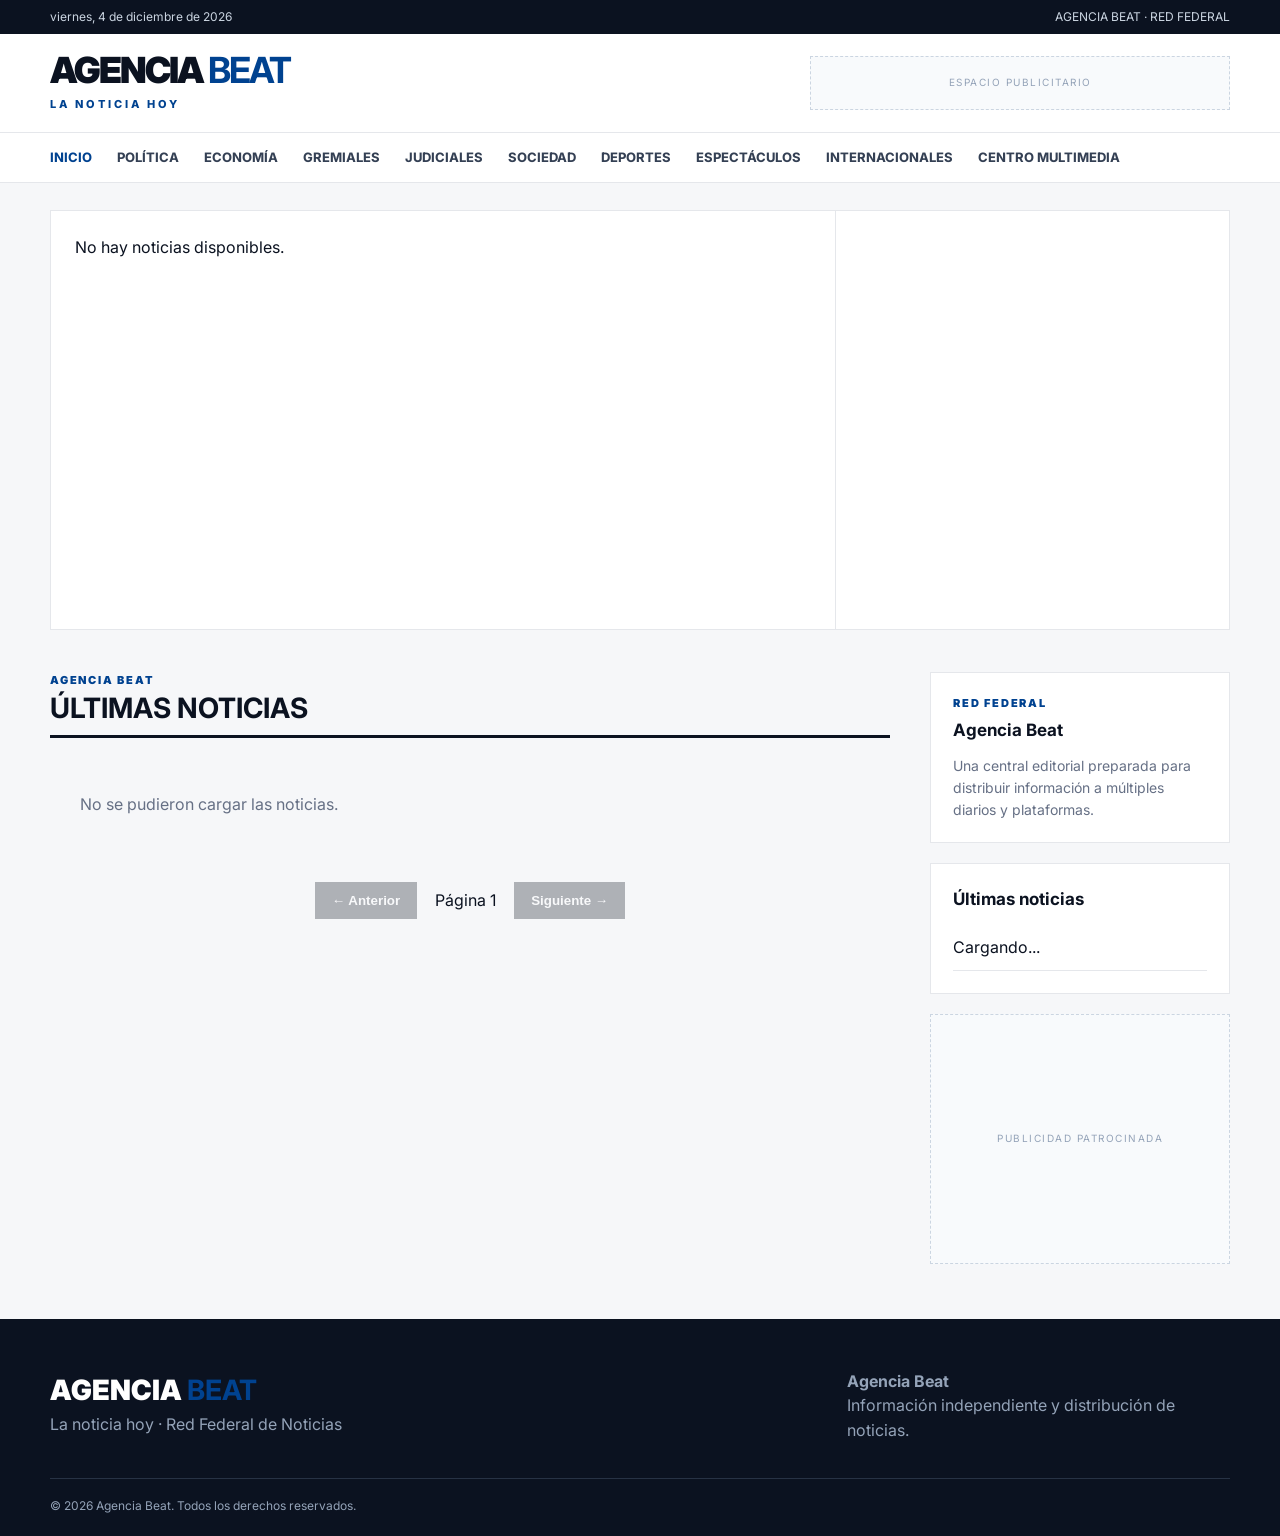
<file: index.html>
<!DOCTYPE html>
<html lang="es"><head><meta charset="UTF-8"><meta name="viewport" content="width=device-width,initial-scale=1.0"><meta name="description" content="Agencia Beat — La noticia hoy. Información federal, política, economía, sociedad, gremiales, espectáculos y deportes."><title>Agencia Beat — La noticia hoy</title><link rel="preconnect" href="https://fonts.googleapis.com"><link href="https://fonts.googleapis.com/css2?family=Inter:wght@400;500;600;700;800;900&display=swap" rel="stylesheet"><link rel="stylesheet" href="estilos.css"></head><body>
<div class="topline"><div class="wrap"><span id="fechaActual"></span><span>AGENCIA BEAT · RED FEDERAL</span></div></div><header class="cabecera"><div class="wrap brandrow"><a class="marca" href="index.html"><strong>AGENCIA <b>BEAT</b></strong><span>LA NOTICIA HOY</span></a><div class="header-ad">ESPACIO PUBLICITARIO</div></div><nav class="menu-principal"><div class="wrap navscroll"><a class="activo" href="index.html">Inicio</a><a href="?cat=politica">Política</a><a href="?cat=economia-argentina">Economía</a><a href="?cat=gremiales">Gremiales</a><a href="?cat=judiciales">Judiciales</a><a href="?cat=sociedad">Sociedad</a><a href="?cat=deportes">Deportes</a><a href="?cat=espectaculos">Espectáculos</a><a href="?cat=internacionales">Internacionales</a><a href="multimedia.html">Centro Multimedia</a></div></nav></header>
<main class="wrap main"><section class="destacado-principal" id="destacadoPrincipal"><div class="skeleton hero-skeleton"></div></section><div class="zona-noticias-sidebar"><section class="seccion-noticias"><div class="sectionhead"><div><span class="eyebrow">AGENCIA BEAT</span><h1 id="nombreSeccion">Últimas noticias</h1></div></div><div class="grilla-noticias" id="bloqueNoticias"><p class="cargando">Cargando noticias...</p></div><div class="paginacion"><button id="btnAnterior" class="btn-pag" disabled>← Anterior</button><span id="controlPaginas">Página 1</span><button id="btnSiguiente" class="btn-pag" disabled>Siguiente →</button></div></section><aside class="barra-lateral" id="barraLateral"></aside></div></main><footer class="pie-pagina"><div class="wrap footergrid"><div><div class="footerbrand">AGENCIA <b>BEAT</b></div><p>La noticia hoy · Red Federal de Noticias</p></div><div><strong>Agencia Beat</strong><p>Información independiente y distribución de noticias.</p></div></div><div class="wrap copyright">© 2026 Agencia Beat. Todos los derechos reservados.</div></footer><script src="portal-config.js"></script><script src="conector.js"></script><script src="noticias-propias-preview.js"></script></body></html>
</file>
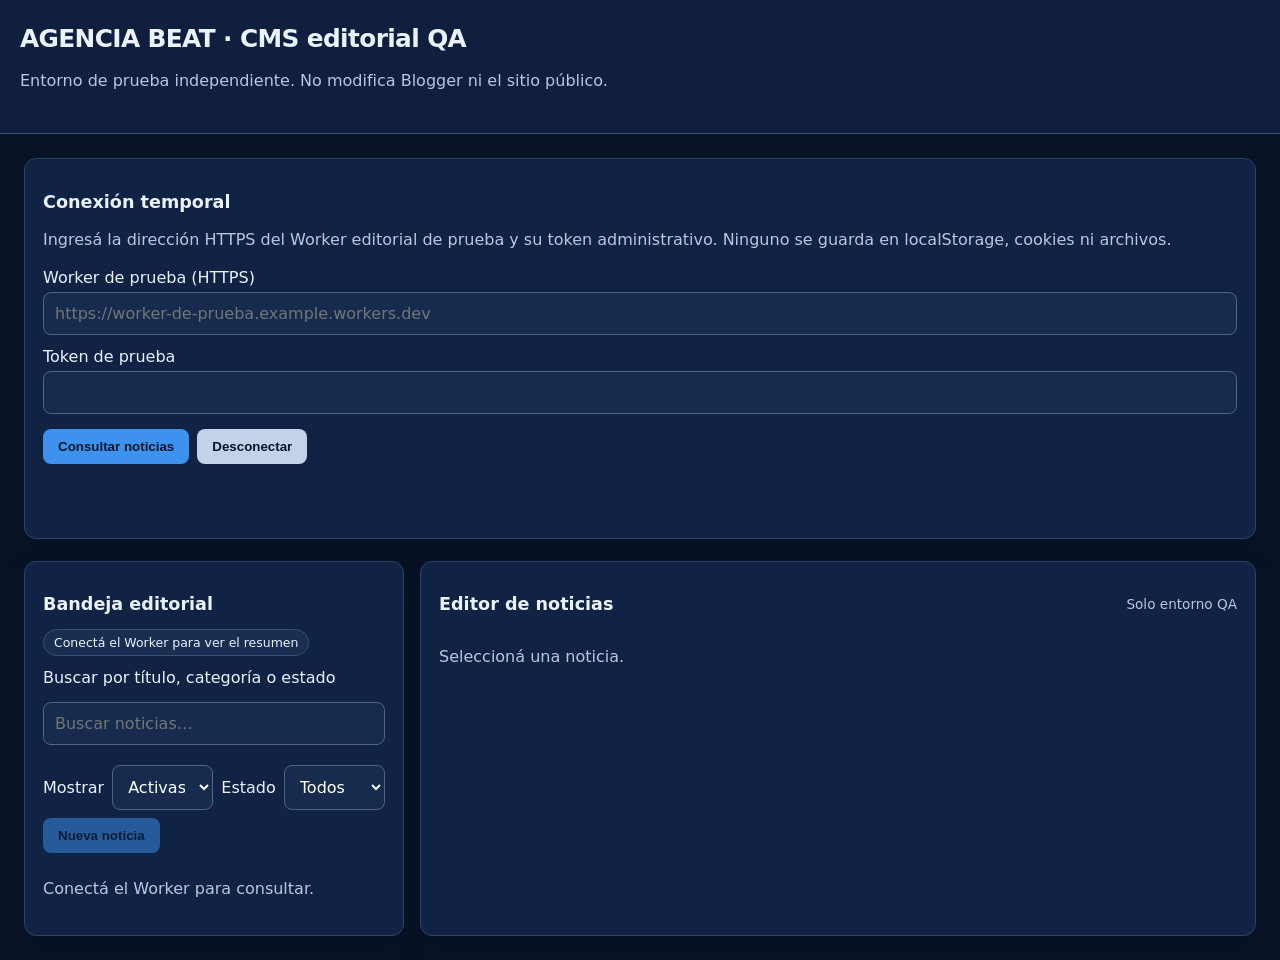
<file: cms-qa.html>
<!doctype html>
<html lang="es"><head><meta charset="utf-8"><meta name="viewport" content="width=device-width,initial-scale=1">
<title>CMS editorial QA — Agencia Beat</title>
<style>
:root{font-family:system-ui,sans-serif;color:#eaf1ff;background:#0b1730}*{box-sizing:border-box}body{margin:0}header{background:#102449;padding:18px 5%;border-bottom:1px solid #385176}main{max-width:1180px;margin:auto;padding:24px}h1{margin:0;font-size:1.35rem}h2{font-size:1.1rem}p{line-height:1.5;color:#b7c8e1}label{display:block;margin:12px 0 5px}input,textarea,select{width:100%;border:1px solid #4c658a;border-radius:8px;background:#172b4e;color:white;padding:11px;font:inherit}textarea{min-height:110px}#contenido{min-height:260px}button{border:0;border-radius:8px;padding:10px 15px;background:#3c92ec;color:#06162a;font-weight:700;cursor:pointer}button:disabled{opacity:.5;cursor:not-allowed}.danger{background:#ed9a9a}.secondary{background:#c2d2e8}.layout{display:grid;grid-template-columns:minmax(230px,320px) 1fr;gap:20px;margin-top:22px}.panel{border:1px solid #385176;border-radius:12px;padding:18px;background:#102449}.actions{display:flex;gap:8px;flex-wrap:wrap;margin-top:15px}.item{display:block;width:100%;text-align:left;margin:8px 0;background:#1c3a65;color:white;overflow-wrap:anywhere}.item[aria-current=true]{outline:2px solid #80c6ff}.muted{font-size:.85rem;color:#b7c8e1}#status{min-height:24px}#status.error{color:#ffb3b3}#status.ok{color:#9fe3b9}@media(max-width:750px){.layout{grid-template-columns:1fr}main{padding:14px}}

/* CMS QA: mejoras de lectura, búsqueda y distribución sin alterar las API */
:root{color-scheme:dark}body{background:#091326}header{padding:24px max(20px,calc((100vw - 1320px)/2));background:#101f3d}header h1{font-size:1.55rem;letter-spacing:-.025em}main{max-width:1360px;padding:24px}.panel{background:#112344;border-color:#294467;box-shadow:0 12px 30px #030a1a22}.layout{grid-template-columns:minmax(270px,360px) minmax(0,1fr);gap:16px}.layout>.panel{min-width:0}button{cursor:pointer;transition:filter .15s,background .15s}button:hover:not(:disabled){filter:brightness(1.13)}button:focus-visible,input:focus-visible,textarea:focus-visible,select:focus-visible{outline:2px solid #8ccaff;outline-offset:2px}.item{padding:12px 13px;border-radius:8px;background:#1b345b;line-height:1.35;text-align:left}.item[aria-current=true]{background:#27538a}.toolbar{display:flex;gap:10px;align-items:center;flex-wrap:wrap}.toolbar label{margin:0}.toolbar select{width:auto;min-width:130px}.statline{display:flex;gap:8px;flex-wrap:wrap;margin:12px 0}.statline span{border:1px solid #345277;background:#182f52;border-radius:999px;padding:5px 10px;font-size:.78rem}.editor-head{display:flex;align-items:center;justify-content:space-between;gap:12px;flex-wrap:wrap}.connection-note{font-size:.85rem}#search{margin:10px 0 12px}#items{max-height:70vh;overflow:auto;padding-right:3px}#content{min-height:340px;line-height:1.55}#summary{min-height:100px}#title{min-height:82px}#form label{font-size:.89rem;font-weight:650;color:#c9daf4}#form label+input,#form label+textarea,#form label+select{margin-top:3px}@media(max-width:760px){main{padding:12px}.layout{grid-template-columns:1fr}#items{max-height:300px}header{padding:18px}#content{min-height:260px}}
.item-title{display:block;font-weight:650;font-size:.91rem}.item-meta{display:flex;gap:7px;align-items:center;flex-wrap:wrap;margin-top:7px;font-size:.75rem;color:#b9cbe4}.item-state{border:1px solid #50739c;border-radius:999px;padding:2px 7px}.item[aria-current=true] .item-state{border-color:#a2d1ff}.toolbar{margin:8px 0}.toolbar select{min-width:100px;max-width:100%}#dirty{font-size:.8rem;color:#ffcf80;font-weight:650}#dirty[hidden]{display:none!important}
.toolbar{display:grid;grid-template-columns:auto minmax(0,1fr);gap:8px;align-items:center} .layout{grid-template-columns:minmax(310px,380px) minmax(0,1fr)} .layout>aside,.layout>section{min-width:0} .layout aside .item{display:block;width:100%;min-width:0;white-space:normal;word-break:normal;overflow-wrap:break-word} .layout aside .item-title{display:block;white-space:normal;word-break:normal;overflow-wrap:break-word} .layout aside #items{width:100%;min-width:0} .layout aside .toolbar{width:100%;min-width:0} @media(max-width:760px){.layout{grid-template-columns:minmax(0,1fr)}}.toolbar label{white-space:nowrap}.toolbar select{width:100%;min-width:0;max-width:none}.toolbar .actions{grid-column:1/-1;margin-top:0}.preview-panel{border:1px solid #38577c;border-radius:12px;background:#f7f9fc;color:#15233a;padding:22px;margin:12px 0 18px;overflow-wrap:anywhere}.preview-panel h3{font-size:1.55rem;line-height:1.25;margin:8px 0}.preview-panel p{color:#30435b;white-space:pre-wrap}.preview-panel .preview-cat{font-size:.77rem;color:#165aa1;text-transform:uppercase;font-weight:700;letter-spacing:.08em}.preview-panel img{max-width:100%;height:auto;max-height:320px;object-fit:contain;border-radius:8px}.preview-panel .preview-body{line-height:1.65;white-space:pre-wrap}.preview-hint{font-size:.8rem}.preview-toggle{margin:12px 0;background:#b8d8f9}@media(min-width:950px){.toolbar{grid-template-columns:auto minmax(90px,1fr) auto minmax(100px,1fr)}.toolbar .actions{grid-column:1/-1}}
.mode-tabs{display:flex;gap:8px;margin:12px 0}.mode-tabs button{background:#1d385e;color:#e6f0ff;border:1px solid #44668d}.mode-tabs button[aria-pressed=true]{background:#c5e2ff;color:#0b2445}.preview-panel{margin-top:0}.editor-fields{display:grid;grid-template-columns:1fr;gap:2px}.editor-fields[hidden],.preview-panel[hidden],.mode-tabs[hidden]{display:none!important}.editor-note{font-size:.83rem;color:#b9cbe4;margin:4px 0 12px}@media(min-width:1100px){.editor-fields .field-pair{display:grid;grid-template-columns:1fr 1fr;gap:14px}}.editor-fields .field-pair>*{min-width:0}.editor-fields .field-pair label{margin-top:10px}
.workflow-actions{display:flex;flex-wrap:wrap;gap:8px;margin:14px 0}.workflow-actions button{flex:1 1 155px}.workflow-actions .review{background:#f0cb82}.workflow-actions .publish{background:#9be4c2}.workflow-actions .draft{background:#c2d2e8}.workflow-note{color:#c6d7ec;font-size:.82rem;margin:6px 0}
.media-panel{margin-top:18px;border:1px solid #38577c;border-radius:12px;padding:16px;background:#0c1d38}.media-panel h3{margin:0 0 8px}.media-tools{display:flex;flex-wrap:wrap;gap:8px;align-items:end}.media-tools>div{flex:1 1 160px}.media-tools label{margin-top:5px}.media-tools button{margin-top:8px}.media-canvas-wrap{max-width:390px;margin:14px auto 8px}.media-canvas-wrap canvas{display:block;width:100%;height:auto;border-radius:8px;background:#12375c}.media-hint{font-size:.8rem;color:#c6d7ec}.media-error{color:#ffd18d;font-size:.82rem}
.social-panel{border-top:1px solid #38577c;margin-top:20px;padding-top:16px}.social-panel textarea{min-height:125px}.social-panel .social-actions{display:flex;gap:8px;flex-wrap:wrap;margin-top:10px}.social-panel .social-actions button{flex:1 1 150px}.social-panel .social-note{font-size:.82rem;color:#b9cbe4}
.media-advanced{margin:12px 0;border:1px solid rgba(140,180,220,.25);border-radius:10px;padding:10px 12px}.media-advanced summary{cursor:pointer;font-weight:650;color:#c9e8ff}.media-advanced[open] summary{margin-bottom:12px}.editorial-audit{border:1px solid #44668d;border-radius:10px;padding:12px;margin:12px 0;background:#152e50}.editorial-audit strong{color:#cce7ff}.editorial-audit ul{margin:8px 0 0;padding-left:20px;color:#ffdc9e}.editorial-audit li{margin:5px 0}.item-quality{border:1px solid #a97e44;background:#49351e;color:#ffe1a5;border-radius:999px;padding:2px 7px;font-weight:600}</style></head><body>
<header><h1>AGENCIA BEAT · CMS editorial QA</h1><p>Entorno de prueba independiente. No modifica Blogger ni el sitio público.</p></header>
<main>
<section class="panel"><h2>Conexión temporal</h2><p>Ingresá la dirección HTTPS del Worker editorial de prueba y su token administrativo. Ninguno se guarda en localStorage, cookies ni archivos.</p>
<label for="endpoint">Worker de prueba (HTTPS)</label><input id="endpoint" type="url" placeholder="https://worker-de-prueba.example.workers.dev" autocomplete="off">
<label for="token">Token de prueba</label><input id="token" type="password" autocomplete="off" spellcheck="false">
<div class="actions"><button id="connect">Consultar noticias</button><button class="secondary" id="disconnect">Desconectar</button></div><p id="status" role="status" aria-live="polite"></p></section>
<div class="layout"><aside class="panel"><h2>Bandeja editorial</h2><div class="statline" id="stats" aria-live="polite"><span>Conectá el Worker para ver el resumen</span></div><label for="search">Buscar por título, categoría o estado</label><input id="search" type="search" placeholder="Buscar noticias…" autocomplete="off"><div class="toolbar"><label for="filter">Mostrar</label><select id="filter"><option value="active">Activas</option><option value="trash">Papelera</option></select><label for="stateFilter">Estado</label><select id="stateFilter"><option value="all">Todos</option><option value="borrador">Borrador</option><option value="revision">Revisión</option><option value="publicado">Publicado QA</option></select><div class="actions"><button id="new" type="button">Nueva noticia</button></div></div><div id="items"><p>Conectá el Worker para consultar.</p></div></aside>
<section class="panel"><div class="editor-head"><h2>Editor de noticias</h2><span class="muted">Solo entorno QA</span></div><p id="dirty" role="status" hidden>Tenés cambios sin guardar.</p><p id="empty">Seleccioná una noticia.</p><form id="form" hidden>
<p class="muted" id="identity"></p><div class="mode-tabs" role="group" aria-label="Modo del editor"><button id="modeEdit" type="button" aria-pressed="true">Editar</button><button id="previewToggle" type="button" aria-pressed="false" aria-controls="preview">Vista previa</button></div><div id="preview" class="preview-panel" hidden><span class="preview-cat" id="previewCategory"></span><h3 id="previewTitle"></h3><p id="previewSummary"></p><img id="previewImage" hidden alt="Imagen de la noticia"><div id="previewBody" class="preview-body"></div><p class="preview-hint">Vista previa orientativa. El HTML se muestra como texto por seguridad. No publica la noticia.</p></div>
<div id="editorFields" class="editor-fields"><label for="title">Título</label><textarea id="title" maxlength="1000" required></textarea>
<label for="summary">Bajada</label><textarea id="summary" maxlength="3000"></textarea>
<div class="field-pair"><div><label for="category">Categoría</label><input id="category" maxlength="200" required></div><div><label for="state">Estado editorial</label><select id="state"><option value="borrador">Borrador</option><option value="revision">Revisión</option><option value="publicado">Publicado en portal QA</option></select></div></div>
<div class="editorial-audit" aria-live="polite"><strong>Control editorial orientativo · QA</strong><p class="media-hint" id="duplicateHelp">Duplicados: se comparan otras noticias de QA; la noticia abierta no se compara consigo misma.</p><div id="editorialAudit">Seleccioná una noticia para revisar título, bajada y posibles coincidencias.</div></div><label for="image">Imagen HTTPS</label><input id="image" type="url" maxlength="2048">
<label for="content">Contenido (HTML editable como texto)</label><textarea id="content" maxlength="500000"></textarea></div>
<div class="workflow-actions"><button id="save" type="submit">Guardar cambios</button><button id="toDraft" class="draft" type="button">Volver a borrador</button><button id="toReview" class="review" type="button">Enviar a revisión</button><button id="toPublish" class="publish" type="button">Publicar en QA</button></div><p class="workflow-note">La publicación QA no publica en Blogger ni en el diario real.</p><div class="actions"><button id="trash" type="button" class="danger">Enviar a papelera</button><button id="restore" type="button" class="secondary">Restaurar</button></div>
<section class="media-panel" id="mediaPanel"><h3>Centro Multimedia · placas QA</h3><p class="media-hint">Generá una placa desde la noticia seleccionada. No publica ni envía nada a redes. La imagen se procesa en tu navegador.</p><div class="media-tools"><div><label for="mediaFormat">Formato</label><select id="mediaFormat"><option value="45">Feed · 4:5 (1080 × 1350)</option><option value="916">Historia / Reel · 9:16 (1080 × 1920)</option></select></div><div><label for="mediaTitle">Título de la placa</label><textarea id="mediaTitle" maxlength="220" rows="2" placeholder="Título de la noticia"></textarea></div></div><details class="media-advanced"><summary>Personalizar diseño y preferencias</summary><div class="media-tools"><div><label for="mediaTemplate">Plantilla</label><select id="mediaTemplate"><option value="editorial">Editorial · Clásica</option><option value="urgent">Última hora</option><option value="institutional">Institucional</option></select></div><div><label for="mediaFocus">Encuadre de fotografía</label><select id="mediaFocus"><option value="center">Centro</option><option value="top">Superior</option><option value="bottom">Inferior</option><option value="left">Izquierda</option><option value="right">Derecha</option></select></div></div><div class="media-tools"><div><label for="mediaLogo">Logotipo oficial (PNG transparente)</label><input id="mediaLogo" type="file" accept="image/png,image/webp,image/jpeg"><p class="media-hint">Se utiliza solo en este navegador; no se sube al servidor. Podés guardarlo en este dispositivo.</p></div></div><div class="media-tools"><button type="button" class="secondary" id="mediaSavePrefs">Guardar preferencias en este dispositivo</button><button type="button" class="secondary" id="mediaClearPrefs">Borrar preferencias</button></div><p class="media-hint" id="mediaPrefsStatus" role="status">Las preferencias no incluyen tokens ni noticias.</p></details><div class="media-tools"><button type="button" id="mediaPrepareAll">Preparar publicación completa</button></div><p class="media-hint" id="mediaReview" role="status">Seleccioná una noticia para preparar la placa y el texto. Revisá ambos antes de descargarlos.</p><details class="media-advanced"><summary>Acciones individuales de placa</summary><div class="media-tools"><button type="button" id="mediaGenerate">Generar placa</button><button type="button" class="secondary" id="mediaDownload" disabled>Descargar PNG</button></div></details><p class="media-error" id="mediaMessage" role="status"></p><div class="social-panel"><label style="display:flex;align-items:flex-start;gap:10px"><input type="checkbox" id="mediaApproved" style="width:auto;margin-top:5px"> Revisé la imagen, el título, el texto y los hashtags. Todo está listo para compartir.</label><div class="media-tools"><button type="button" id="mediaFinish" disabled>Finalizar: descargar placa y copiar texto</button></div><p class="media-hint" id="mediaFinishStatus" role="status">Primero prepará y revisá la publicación.</p></div><div class="media-canvas-wrap"><canvas id="mediaCanvas" width="1080" height="1350" aria-label="Vista previa de placa"></canvas></div><p class="media-hint">En todos los formatos, el logotipo aparece centrado en la parte inferior. En 9:16, el título y la marca se ubican dentro de márgenes de seguridad para Stories y Reels. Revisá la vista previa: algunas aplicaciones superponen botones. Si la fotografía está bloqueada, se generará una placa sin foto.</p><section class="social-panel"><h3>Textos para redes · QA</h3><p class="social-note">Borradores sugeridos a partir de la noticia. Revisá los datos antes de compartir. No se envía contenido a ninguna red.</p><label for="socialNetwork">Red social</label><select id="socialNetwork"><option value="instagram">Instagram / Facebook</option><option value="x">X (Twitter)</option><option value="bluesky">Bluesky</option><option value="mastodon">Mastodon</option></select><details class="media-advanced"><summary>Opciones de redacción · Informativo neutral predeterminado</summary><label for="socialTone">Estilo de redacción</label><select id="socialTone"><option value="informativo">Informativo · neutral</option><option value="breve">Breve · directo</option><option value="contexto">Con contexto · usa la bajada</option></select></details><label for="socialCopy">Texto editable</label><p class="social-note" id="socialLength" role="status">Extensión: 0 caracteres</p><textarea id="socialCopy" maxlength="5000" placeholder="Generá un texto desde la noticia"></textarea><label for="socialTags">Hashtags sugeridos (editables)</label><input id="socialTags" maxlength="500" placeholder="#AgenciaBeat #Noticias"><div class="social-actions"><button type="button" id="socialGenerate">Sugerir texto</button><button type="button" class="secondary" id="socialCopyButton">Copiar texto y hashtags</button></div><p class="social-note" id="socialStatus" role="status"></p></section></section>
<p class="muted">Las noticias nuevas siempre comienzan como borrador. Guardá primero y luego elegí el estado editorial.</p><p class="muted">Los cambios se guardan exclusivamente en Supabase QA mediante el Worker. Publicar aquí no publica en Blogger.</p></form></section></div></main>
<script>
(()=>{'use strict';
const $=id=>document.getElementById(id);let rows=[],selected=null,busy=false,connected=false,snapshot=null;const fieldIds=['title','summary','category','image','state','content'];const formValues=()=>fieldIds.map(id=>$(id).value);const dirty=()=>!!selected&&snapshot!==null&&JSON.stringify(formValues())!==snapshot;const showDirty=()=>{$('dirty').hidden=!dirty();if(!$('preview').hidden)renderPreview();};const allowLeave=()=>!dirty()||confirm('Tenés cambios sin guardar. ¿Querés descartarlos?');
const status=(message,error=false)=>{$('status').textContent=message;$('status').className=error?'error':'ok';};
function base(){const raw=$('endpoint').value.trim();let u;try{u=new URL(raw)}catch{throw Error('Ingresá una URL válida del Worker QA.')}if(u.protocol!=='https:'||u.username||u.password||u.port||u.pathname!=='/'||u.search||u.hash||!u.hostname.endsWith('.workers.dev'))throw Error('Usá la URL raíz HTTPS de un Worker de prueba en workers.dev.');return u.origin;}
async function call(path,body){const token=$('token').value;if(!token)throw Error('Ingresá el token QA.');const response=await fetch(base()+path,{method:body?'POST':'GET',headers:{authorization:'Bearer '+token,...(body?{'content-type':'application/json'}:{})},...(body?{body:JSON.stringify(body)}:{}),cache:'no-store'});let data;try{data=await response.json()}catch{throw Error('Respuesta inválida del Worker.')}if(!response.ok)throw Error(data.message||data.error||'Error '+response.status);return data;}
const updateButtons=()=>{ $('new').disabled=busy||!connected; $('connect').disabled=busy; $('disconnect').disabled=busy; $('save').disabled=busy||!selected||!!selected.deleted_at; for(const id of ['toDraft','toReview','toPublish'])$(id).disabled=busy||!selected||!!selected.deleted_at; $('trash').disabled=busy||!selected||!selected.id||!!selected.deleted_at; $('restore').disabled=busy||!selected||!selected.id||!selected.deleted_at; $('state').disabled=busy||!selected||!selected.id||!!selected.deleted_at; };const lock=value=>{busy=value;updateButtons();};
function editorialFlags(r){const flags=[];const title=String(r.titulo||'').trim(),summary=String(r.bajada||'').trim(),cat=String(r.categoria||'').trim();if(!title||title.length<25||title.length>110)flags.push('título');if(!summary||summary.length<45||summary.length>240)flags.push('bajada');if(!cat)flags.push('categoría');return flags;}function render(){const container=$('items');container.replaceChildren();const filter=$('filter').value;const q=$('search').value.trim().toLocaleLowerCase('es');const stateFilter=$('stateFilter').value;$('stats').replaceChildren();for(const [label,count] of [['Total',rows.filter(r=>r.id).length],['Borradores',rows.filter(r=>!r.deleted_at&&r.estado==='borrador').length],['Revisión',rows.filter(r=>!r.deleted_at&&r.estado==='revision').length],['Papelera',rows.filter(r=>!!r.deleted_at).length],['Para revisar',rows.filter(r=>r.id&&!r.deleted_at&&r.estado!=='publicado'&&editorialFlags(r).length>0).length]]){const badge=document.createElement('span');badge.textContent=label+': '+count;$('stats').append(badge);}for(const row of rows.filter(r=>(filter==='trash'?!!r.deleted_at:!r.deleted_at)&&(stateFilter==='all'||r.estado===stateFilter)&&(!q||[r.titulo,r.categoria,r.estado].some(v=>String(v||'').toLocaleLowerCase('es').includes(q))))){const b=document.createElement('button');b.className='item';b.type='button';const title=document.createElement('span');title.className='item-title';title.textContent=row.titulo||'Sin título';const meta=document.createElement('span');meta.className='item-meta';const state=document.createElement('span');state.className='item-state';state.textContent=row.deleted_at?'Papelera':row.estado||'borrador';const cat=document.createElement('span');cat.textContent=row.categoria||'Sin categoría';meta.append(state,cat);const flags=editorialFlags(row);if(flags.length){const quality=document.createElement('span');quality.className='item-quality';quality.textContent='Revisar: '+flags.join(', ');quality.title='Control orientativo de texto. No bloquea ni verifica hechos.';meta.append(quality);}const dateValue=row.updated_at||row.created_at;if(dateValue){const date=new Date(dateValue);if(!Number.isNaN(date.getTime())){const time=document.createElement('span');time.textContent=date.toLocaleDateString('es-AR');meta.append(time);}}b.append(title,meta);b.setAttribute('aria-current',String(!!row.id&&selected?.id===row.id));b.disabled=busy;b.onclick=()=>{if(!busy&&allowLeave())choose(row.id);};container.append(b);}if(!container.children.length){const p=document.createElement('p');p.textContent='No hay noticias en esta vista.';container.append(p);}}
for(const id of ['title','summary'])$(id).addEventListener('input',()=>auditEditorial());function auditEditorial(){const target=$("editorialAudit");if(!target)return;const title=$("title").value.trim(),summary=$("summary").value.trim();const normalize=v=>String(v||"").normalize("NFD").replace(/[\u0300-\u036f]/g,"").toLocaleLowerCase("es").replace(/[^a-z0-9 ]/g," ").replace(/\s+/g," ").trim();const titleNorm=normalize(title);const notes=[];const comparisonCount=rows.filter(r=>r.id&&r.id!==selected?.id&&!r.deleted_at).length;$("duplicateHelp").textContent="Comparando con "+comparisonCount+" noticia(s) distintas en QA. Para probar: copiá el título de otra noticia y pegalo aquí, sin guardar.";if(!title)notes.push("Falta el título.");else if(title.length<25)notes.push("Título muy breve: verificá que explique el hecho.");else if(title.length>110)notes.push("Título extenso: considerá resumirlo para lectura móvil.");if(!summary)notes.push("Falta la bajada.");else if(summary.length<45)notes.push("Bajada breve: agregá contexto verificable.");else if(summary.length>240)notes.push("Bajada extensa: considerá sintetizarla.");if(titleNorm.length>=20){const words=v=>new Set(normalize(v).split(" ").filter(w=>w.length>=4&&!["para","sobre","entre","desde","hasta","ante","tras","esta","este","estos","estas","como","donde","cuando","tambien","segun","porque"].includes(w)));const currentWords=words(title);const matches=rows.filter(r=>r.id&&r.id!==selected?.id&&!r.deleted_at).map(r=>{const other=normalize(r.titulo),otherWords=words(r.titulo);let common=0;for(const w of currentWords)if(otherWords.has(w))common++;const union=new Set([...currentWords,...otherWords]).size;const overlap=Math.min(currentWords.size,otherWords.size)>0?common/Math.min(currentWords.size,otherWords.size):0;const similarity=union?common/union:0;return {r,exact:other===titleNorm,similar:common>=3&&similarity>=0.52&&overlap>=0.7};}).filter(m=>m.exact||m.similar).sort((a,b)=>Number(b.exact)-Number(a.exact)).slice(0,5);if(matches.length){notes.push("⚠️ Posibles duplicados en QA ("+matches.length+" coincidencia(s)):");for(const m of matches)notes.push((m.exact?"Título idéntico: ":"Título similar: ")+(m.r.titulo||"Sin título").slice(0,120)+" · ID "+m.r.id+". Verificá si se trata del mismo hecho.");}}target.replaceChildren();if(!notes.length){target.textContent="✓ Sin observaciones automáticas. La verificación periodística sigue siendo necesaria.";return;}const ul=document.createElement("ul");for(const note of notes){const li=document.createElement("li");li.textContent=note;ul.append(li);}target.append(ul);}function renderPreview(){if(!selected)return;$('previewTitle').textContent=$('title').value||'Sin título';$('previewCategory').textContent=$('category').value||'Sin categoría';$('previewSummary').textContent=$('summary').value;const raw=$('content').value;$('previewBody').textContent=raw.replace(/<[^>]*>/g,' ').replace(/\\s+/g,' ').trim();const url=$('image').value.trim();let safe=false;try{const u=new URL(url);safe=u.protocol==='https:';}catch{}$('previewImage').hidden=!safe;if(safe)$('previewImage').src=url;else $('previewImage').removeAttribute('src');}function setMode(mode){const preview=mode==='preview';$('preview').hidden=!preview;$('editorFields').hidden=preview;$('previewToggle').setAttribute('aria-pressed',String(preview));$('modeEdit').setAttribute('aria-pressed',String(!preview));if(preview)renderPreview();else $('previewImage').removeAttribute('src');}function closePreview(){setMode('edit');}function choose(id){$('mediaApproved').checked=false;$('mediaFinish').disabled=true;$('socialCopy').value='';$('socialTags').value='';$('socialStatus').textContent='';$('mediaDownload').disabled=true;$('mediaMessage').textContent='';$('mediaTitle').value='';closePreview();selected=rows.find(r=>r.id===id)||null;$('form').hidden=!selected;$('empty').hidden=!!selected;if(!selected){snapshot=null;showDirty();updateButtons();render();return;}$('identity').textContent=selected.id?'ID '+selected.id+' · revisión '+selected.revision:'Nueva noticia · sin guardar';$('title').value=selected.titulo||'';$('summary').value=selected.bajada||'';$('category').value=selected.categoria||'';$('image').value=selected.imagen_url||'';$('state').value=selected.id?(selected.estado||'borrador'):'borrador';$('content').value=selected.contenido||'';$('trash').hidden=!selected.id||!!selected.deleted_at;$('restore').hidden=!selected.id||!selected.deleted_at;snapshot=JSON.stringify(formValues());showDirty();updateButtons();auditEditorial();render();}
async function load(){const result=await call('/api/manual/list');rows=Array.isArray(result.rows)?result.rows:[];connected=true;choose(selected?.id||'');status('Consulta completada: '+rows.length+' noticias QA.');}
$('connect').onclick=async()=>{if(busy||!allowLeave())return;lock(true);try{await load()}catch(e){connected=false;status(e.message,true)}finally{lock(false);render()}};
/* Puente QA: sólo acepta conexión desde el Control Central del mismo origen.
   El token permanece en memoria del formulario; nunca viaja por la URL. */
if(window.parent!==window){
 window.addEventListener('message',async event=>{
  if(event.origin!==location.origin||event.source!==window.parent||event.data?.type!=='beat-qa-editorial-connect')return;
  const token=event.data.token;
  if(typeof token!=='string'||token.length<32||busy||connected)return;
  $('endpoint').value='https://beat-editorial-preview.beatdigitalok-bac.workers.dev';
  $('token').value=token;
  $('connect').click();
 });
 window.parent.postMessage({type:'beat-qa-editorial-ready'},location.origin);
}

$('disconnect').onclick=()=>{if(busy||!allowLeave())return;connected=false;$('token').value='';$('endpoint').value='';rows=[];selected=null;choose('');render();status('Desconectado.');};
$('filter').onchange=()=>{if(!busy)render();};$('stateFilter').onchange=()=>{if(!busy)render();};$('search').oninput=()=>{if(!busy)render();};
$('new').onclick=()=>{if(busy||!connected||!allowLeave())return;rows=rows.filter(r=>r.id!==null);rows.unshift({id:null,revision:0,titulo:'',bajada:'',categoria:'informacion general',imagen_url:'',estado:'borrador',contenido:'',deleted_at:null});choose(null);$('title').focus();};
async function change(action,fields){if(!selected||busy)return;if(action==='trash'&&!confirm('¿Enviar esta noticia a la papelera de QA?'))return;lock(true);try{const id=selected.id;const result=id?await call('/api/manual/change',{id,expected_revision:selected.revision,action,...(fields?{fields}:{})}):await call('/api/manual/create',{fields:{...fields,estado:'borrador'}});const savedId=id||result.row?.id;if(!savedId)throw Error('El Worker no devolvió el ID de la noticia guardada.');selected={id:savedId};snapshot=null;await load();choose(savedId);status('Cambio confirmado en el backend QA.');}catch(e){status(e.message+' Si hubo conflicto, recargá la lista.',true)}finally{lock(false);render()}};
function currentFields(state=$('state').value){return {titulo:$('title').value,bajada:$('summary').value,categoria:$('category').value,imagen_url:$('image').value,estado:state,contenido:$('content').value};}function transition(state){if(!selected||busy||selected.deleted_at)return;if(!$('title').value.trim()||!$('category').value.trim()){status('Completá título y categoría antes de continuar.',true);setMode('edit');return;}if(state==='publicado'&&!selected.id){status('Guardá primero la noticia como borrador.',true);return;}if(state==='publicado'&&!confirm('¿Confirmás publicar esta noticia SOLO en el portal QA? No se publicará en Blogger ni en el diario real.'))return;if(state==='revision'&&!confirm('¿Enviar esta noticia a revisión en QA?'))return;if(state==='borrador'&&selected.estado==='publicado'&&!confirm('¿Retirar esta noticia de la publicación QA y volver a borrador?'))return;$('state').value=state;change('edit',currentFields(state));}$('form').onsubmit=e=>{e.preventDefault();if(!selected||selected.deleted_at)return;if($('state').value==='publicado'&&selected.estado!=='publicado'){transition('publicado');return;}change('edit',currentFields());};$('toDraft').onclick=()=>transition('borrador');$('toReview').onclick=()=>transition('revision');$('toPublish').onclick=()=>transition('publicado');
$('previewToggle').onclick=()=>{if(selected)setMode('preview');};$('modeEdit').onclick=()=>setMode('edit');$('trash').onclick=()=>{if(allowLeave())change('trash');};$('restore').onclick=()=>{if(allowLeave())change('restore');};for(const id of fieldIds){$(id).addEventListener('input',showDirty);$(id).addEventListener('change',showDirty);}window.addEventListener('beforeunload',e=>{if(dirty()){e.preventDefault();e.returnValue='';}});
const mediaCanvas=$('mediaCanvas'),mediaCtx=mediaCanvas.getContext('2d');let mediaReady=false,mediaLogoImage=null,mediaLogoData=null;const mediaPrefsKey='agencia-beat-qa-media-v1';function mediaMessage(m){$('mediaMessage').textContent=m;}function mediaText(ctx,text,maxWidth,fontSize,maxLines){const source=String(text||'SIN TÍTULO').trim().replace(/\s+/g,' ');function wrap(size){ctx.font='800 '+size+'px system-ui,sans-serif';const words=source.split(' '),out=[];let line='';for(const word of words){const candidate=line?line+' '+word:word;if(ctx.measureText(candidate).width<=maxWidth){line=candidate;continue;}if(line){out.push(line);line='';}if(ctx.measureText(word).width<=maxWidth){line=word;continue;}let part='';for(const char of word){if(part&&ctx.measureText(part+char).width>maxWidth){out.push(part);part=char;}else part+=char;}line=part;}if(line)out.push(line);return out;}let size=fontSize,lines=wrap(size);while((lines.length>maxLines||lines.some(line=>ctx.measureText(line).width>maxWidth))&&size>34){size-=2;lines=wrap(size);}if(lines.length>maxLines){lines=lines.slice(0,maxLines);let last=lines[maxLines-1];while(last.length>1&&ctx.measureText(last+'…').width>maxWidth)last=last.slice(0,-1);lines[maxLines-1]=last+'…';}return {size,lines};}
function drawMedia(photo){const tall=$('mediaFormat').value==='916',w=1080,h=tall?1920:1350;mediaCanvas.width=w;mediaCanvas.height=h;const c=mediaCtx;c.fillStyle='#061326';c.fillRect(0,0,w,h);
if(photo){const scale=Math.max(w/photo.width,h/photo.height),dw=photo.width*scale,dh=photo.height*scale;const focus=$('mediaFocus').value;let x=(w-dw)/2,y=(h-dh)/2;if(focus==='top')y=0;if(focus==='bottom')y=h-dh;if(focus==='left')x=0;if(focus==='right')x=w-dw;c.drawImage(photo,x,y,dw,dh);}else{const bg=c.createLinearGradient(0,0,w,h);bg.addColorStop(0,'#122c50');bg.addColorStop(1,'#07658e');c.fillStyle=bg;c.fillRect(0,0,w,h);c.fillStyle='rgba(255,255,255,.045)';for(let i=0;i<8;i++)c.fillRect(i*155-300,0,75,h);}
const overlay=c.createLinearGradient(0,0,0,h);overlay.addColorStop(0,'rgba(2,10,25,.30)');overlay.addColorStop(.28,'rgba(3,13,33,.04)');overlay.addColorStop(tall?.49:.42,'rgba(3,12,30,.18)');overlay.addColorStop(tall?.72:.69,'rgba(2,13,37,.86)');overlay.addColorStop(1,'#06112a');c.fillStyle=overlay;c.fillRect(0,0,w,h);
const template=$('mediaTemplate').value;if(template==='urgent'){c.fillStyle='#bd1628';c.fillRect(0,0,w,22);c.fillStyle='rgba(160,0,24,.84)';c.fillRect(70,tall?260:190,420,94);c.font='900 47px system-ui,sans-serif';c.fillStyle='#fff';c.fillText('ÚLTIMA HORA',91,tall?325:255);}if(template==='institutional'){c.fillStyle='rgba(0,66,125,.45)';c.fillRect(0,0,w,h);c.fillStyle='#49c9fa';c.fillRect(0,0,w,16);}const title=mediaText(c,$('mediaTitle').value||$('title').value,920,tall?85:79,tall?7:7),lh=title.size*1.17;const blockH=title.lines.length*lh;const footerY=tall?h-300:h-110;const bottomTitle=footerY-(tall?155:115);const titleTop=bottomTitle-blockH;const catY=titleTop-55;c.fillStyle=template==='urgent'?'#ff5061':'#25b9f5';c.fillRect(70,catY-70,125,8);c.font='700 31px system-ui,sans-serif';c.fillStyle='#a6e4ff';const category=String($('category').value||'ACTUALIDAD').toLocaleUpperCase('es-AR');c.fillText(category,70,catY,920);c.font='800 '+title.size+'px system-ui,sans-serif';c.fillStyle='#fff';c.shadowColor='rgba(0,0,0,.55)';c.shadowBlur=14;title.lines.forEach((line,i)=>c.fillText(line,70,titleTop+(i+1)*lh));c.shadowBlur=0;
c.fillStyle='rgba(255,255,255,.22)';c.fillRect(70,tall?h-265:h-165,940,2);if(mediaLogoImage){const maxW=540,maxH=110,ratio=Math.min(maxW/mediaLogoImage.width,maxH/mediaLogoImage.height),lw=mediaLogoImage.width*ratio,lh=mediaLogoImage.height*ratio;c.drawImage(mediaLogoImage,(w-lw)/2,(tall?h-145:h-70)-lh,lw,lh);}else{c.font='800 48px system-ui,sans-serif';c.fillStyle='#fff';const agencyWidth=c.measureText('AGENCIA').width;c.font='900 49px system-ui,sans-serif';const beatWidth=c.measureText('BEAT').width;const startX=(w-(agencyWidth+18+beatWidth+20))/2,baseY=tall?h-160:h-83;c.font='800 48px system-ui,sans-serif';c.fillText('AGENCIA',startX,baseY);c.fillStyle='#087be8';c.fillRect(startX+agencyWidth+18,baseY-46,beatWidth+20,61);c.fillStyle='#fff';c.font='900 49px system-ui,sans-serif';c.fillText('BEAT',startX+agencyWidth+28,baseY);}mediaReady=true;$('mediaDownload').disabled=false;}
$('mediaGenerate').onclick=()=>{if(!selected)return;mediaReady=false;$('mediaDownload').disabled=true;mediaMessage('Generando placa…');const url=$('image').value.trim();if(!url){drawMedia(null);mediaMessage('Placa lista sin fotografía.');return;}let u;try{u=new URL(url);if(u.protocol!=='https:')throw Error('HTTPS requerido');}catch{drawMedia(null);mediaMessage('La URL de la foto no es HTTPS válida. Placa generada sin fotografía.');return;}const img=new Image();img.crossOrigin='anonymous';img.onload=()=>{try{drawMedia(img);mediaMessage('Placa lista con fotografía'+($('mediaFormat').value==='916'?' en 9:16 (1080 × 1920). Revisá márgenes y texto.':'.'));}catch{drawMedia(null);mediaMessage('No se pudo usar la fotografía. Placa lista sin imagen.');}};img.onerror=()=>{drawMedia(null);mediaMessage('El servidor de la fotografía no permite utilizarla en la placa. Se generó sin foto.');};img.src=u.href;};
$('mediaDownload').onclick=()=>{if(!mediaReady)return;try{const a=document.createElement('a');a.download='agencia-beat-'+$('mediaTemplate').value+'-'+$('mediaFormat').value+'.png';a.href=mediaCanvas.toDataURL('image/png');a.click();}catch{mediaMessage('No se pudo descargar la imagen. Probá generar la placa sin fotografía.');}};$('mediaLogo').onchange=()=>{const file=$('mediaLogo').files?.[0];mediaLogoImage=null;mediaLogoData=null;mediaReady=false;$('mediaDownload').disabled=true;if(!file){mediaMessage('Logo desactivado. Se utilizará la marca provisional.');return;}if(!['image/png','image/webp','image/jpeg'].includes(file.type)||file.size>3*1024*1024){mediaMessage('Elegí un PNG, WebP o JPG de hasta 3 MB.');$('mediaLogo').value='';return;}const blobUrl=URL.createObjectURL(file),img=new Image();img.onload=()=>{URL.revokeObjectURL(blobUrl);mediaLogoImage=img;const reader=new FileReader();reader.onload=()=>{mediaLogoData=String(reader.result||'');};if(file.size<=350000)reader.readAsDataURL(file);mediaMessage('Logotipo cargado. Pulsá Generar placa. Para conservarlo, usá Guardar preferencias.');};img.onerror=()=>{URL.revokeObjectURL(blobUrl);mediaMessage('No se pudo abrir el archivo del logotipo.');};img.src=blobUrl;};for(const id of ['mediaTemplate','mediaFocus'])$(id).onchange=()=>{$('mediaDownload').disabled=true;mediaReady=false;mediaMessage('Opciones modificadas. Pulsá Generar placa.');};$('mediaFormat').onchange=()=>{$('mediaDownload').disabled=true;mediaReady=false;mediaMessage('Formato modificado. Pulsá Generar placa.');};$('mediaTitle').oninput=()=>{$('mediaDownload').disabled=true;mediaReady=false;};$('image').addEventListener('input',()=>{$('mediaDownload').disabled=true;mediaReady=false;});$('title').addEventListener('input',()=>{$('mediaDownload').disabled=true;mediaReady=false;});drawMedia(null);$('mediaDownload').disabled=true;mediaReady=false;mediaMessage('Seleccioná una noticia y pulsá Generar placa.');
function saveMediaPrefs(){const prefs={format:$('mediaFormat').value,template:$('mediaTemplate').value,focus:$('mediaFocus').value,network:$('socialNetwork').value,logo:mediaLogoData||null};try{localStorage.setItem(mediaPrefsKey,JSON.stringify(prefs));$('mediaPrefsStatus').textContent=prefs.logo?'Preferencias y logotipo guardados en este navegador.':'Preferencias guardadas. El logotipo no se guardó (si supera 350 KB, deberás volver a cargarlo).';}catch{$('mediaPrefsStatus').textContent='No hay espacio para guardar el logotipo. Probá uno más liviano o utilizá el modo temporal.';}}
$('mediaSavePrefs').onclick=saveMediaPrefs;$('mediaClearPrefs').onclick=()=>{try{localStorage.removeItem(mediaPrefsKey);}catch{}mediaLogoData=null;mediaLogoImage=null;$('mediaLogo').value='';$('mediaPrefsStatus').textContent='Preferencias guardadas eliminadas. El logotipo temporal también se quitó.';$('mediaDownload').disabled=true;mediaReady=false;};
function restoreMediaPrefs(){let prefs;try{prefs=JSON.parse(localStorage.getItem(mediaPrefsKey)||'null');}catch{return;}if(!prefs||typeof prefs!=='object')return;for(const [id,key] of [['mediaFormat','format'],['mediaTemplate','template'],['mediaFocus','focus'],['socialNetwork','network']]){const el=$(id);if([...el.options].some(o=>o.value===prefs[key]))el.value=prefs[key];}if(typeof prefs.logo==='string'&&prefs.logo.startsWith('data:image/')&&prefs.logo.length<550000){const img=new Image();img.onload=()=>{mediaLogoImage=img;mediaLogoData=prefs.logo;$('mediaPrefsStatus').textContent='Preferencias y logotipo recuperados de este dispositivo.';};img.src=prefs.logo;}else $('mediaPrefsStatus').textContent='Preferencias recuperadas de este dispositivo.';}restoreMediaPrefs();
function updateSocialLength(){const limits={instagram:2200,x:280,bluesky:300,mastodon:500};const max=limits[$('socialNetwork').value]||2200;const full=[$('socialCopy').value.trim(),$('socialTags').value.trim()].filter(Boolean).join('\n\n');const len=[...full].length;$('socialLength').textContent='Extensión total: '+len+' / '+max+' caracteres'+(len>max?' · Supera el límite de esta red.':'');$('socialLength').style.color=len>max?'#ff9b9b':'';return len<=max;}function makeSocialText(){if(!selected){$('socialStatus').textContent='Seleccioná una noticia primero.';return;}const network=$('socialNetwork').value,tone=$('socialTone').value,title=$('title').value.trim().replace(/\s+/g,' '),summary=$('summary').value.trim().replace(/\s+/g,' '),category=$('category').value.trim();if(!title){$('socialStatus').textContent='La noticia necesita un título.';return;}const clean=str=>str.normalize('NFD').replace(/[\u0300-\u036f]/g,'').replace(/[^a-zA-Z0-9]/g,'');const cat=clean(category.split(/[\s,]+/).slice(0,2).join(''));const tags=['#AgenciaBeat','#Noticias',...(cat?['#'+cat]:[])];const max=network==='x'?280:network==='bluesky'?300:network==='mastodon'?500:2200;const prefix=network==='instagram'?'📰 ':'';const suffix=network==='instagram'?'\n\nMás información en Agencia Beat.':'';const tagText=tags.join(' ');const available=max-suffix.length-tagText.length-2;let body=prefix+title;const crop=(value,n)=>{if(value.length<=n)return value;if(n<5)return '';const cut=value.slice(0,n-1);const pos=cut.lastIndexOf(' ');return (pos>Math.floor(n*.6)?cut.slice(0,pos):cut).trimEnd()+'…';};body=crop(body,available);if(tone!=='breve'&&summary&&available-body.length>45){const room=available-body.length-2;const detail=crop(summary,tone==='contexto'?room:Math.min(room,180));if(detail)body+='\n\n'+detail;}$('socialCopy').value=body+suffix;$('socialTags').value=tagText;$('socialStatus').textContent='Borrador '+(tone==='breve'?'breve':tone==='contexto'?'con contexto':'informativo')+' generado. Revisá los datos y la atribución antes de publicar.';updateSocialLength();}
$('socialGenerate').onclick=makeSocialText;$('socialTone').onchange=()=>{$('socialStatus').textContent='Cambiaste el estilo. Pulsá Sugerir texto para actualizar el borrador.';};$('socialNetwork').onchange=()=>{updateSocialLength();$('socialStatus').textContent='Cambiaste de red. Pulsá Sugerir texto para adaptar el borrador.';};$('socialCopyButton').onclick=async()=>{const content=[$('socialCopy').value.trim(),$('socialTags').value.trim()].filter(Boolean).join('\n\n');if(!content){$('socialStatus').textContent='Primero generá o escribí un texto.';return;}try{await navigator.clipboard.writeText(content);$('socialStatus').textContent='Texto y hashtags copiados.';}catch{$('socialStatus').textContent='No se pudo copiar automáticamente. Seleccioná el texto y copialo manualmente.';}};
$('mediaPrepareAll').onclick=()=>{if(!selected){$('mediaReview').textContent='Seleccioná una noticia primero.';return;}if(!$('title').value.trim()){$('mediaReview').textContent='La noticia necesita un título para preparar la publicación.';return;}makeSocialText();$('mediaGenerate').click();$('mediaReview').textContent='Preparación iniciada. Revisá la vista previa, la fotografía, el título, el texto y los hashtags. Después descargá la placa y copiá el texto. Nada se publica automáticamente.';};
function updateMediaFinish(){const withinLimit=updateSocialLength();const ready=mediaReady&&!!$('socialCopy').value.trim()&&$('mediaApproved').checked&&withinLimit;$('mediaFinish').disabled=!ready;const message=$('mediaFinishStatus');if(!withinLimit){message.textContent='⚠️ El texto y los hashtags superan el límite de la red seleccionada. Acortá el contenido para habilitar Finalizar.';message.style.color='#ff9b9b';}else{if(message.textContent.includes('superan el límite'))message.textContent='Extensión correcta. Revisá y confirmá para finalizar.';message.style.color='';}}
$('mediaApproved').onchange=updateMediaFinish;for(const id of ['socialCopy','socialTags'])$(id).addEventListener('input',()=>{$('mediaApproved').checked=false;updateMediaFinish();});const originalDrawMedia=drawMedia;drawMedia=function(photo){$('mediaApproved').checked=false;originalDrawMedia(photo);updateMediaFinish();};const originalMakeSocialText=makeSocialText;makeSocialText=function(){$('mediaApproved').checked=false;originalMakeSocialText();updateMediaFinish();};for(const id of ['mediaTitle','mediaFormat','mediaTemplate','mediaFocus','image','title','summary','category','socialNetwork','socialTone'])$(id).addEventListener('input',()=>{$('mediaApproved').checked=false;updateMediaFinish();});$('mediaFinish').onclick=async()=>{if(!mediaReady||!$('mediaApproved').checked||!$('socialCopy').value.trim()||!updateSocialLength())return;const content=[$('socialCopy').value.trim(),$('socialTags').value.trim()].filter(Boolean).join('\n\n');try{const a=document.createElement('a');a.download='agencia-beat-'+$('mediaTemplate').value+'-'+$('mediaFormat').value+'.png';a.href=mediaCanvas.toDataURL('image/png');a.click();}catch{$('mediaFinishStatus').textContent='No se pudo descargar la placa. Revisá la fotografía y volvé a generar.';return;}try{await navigator.clipboard.writeText(content);$('mediaFinishStatus').textContent='Placa descargada y texto copiado. Ya podés pegarlo en la red social elegida.';}catch{$('mediaFinishStatus').textContent='Placa descargada. No se pudo copiar el texto automáticamente; usá Copiar texto y hashtags.';}};
updateButtons();
})();
</script></body></html>
</file>
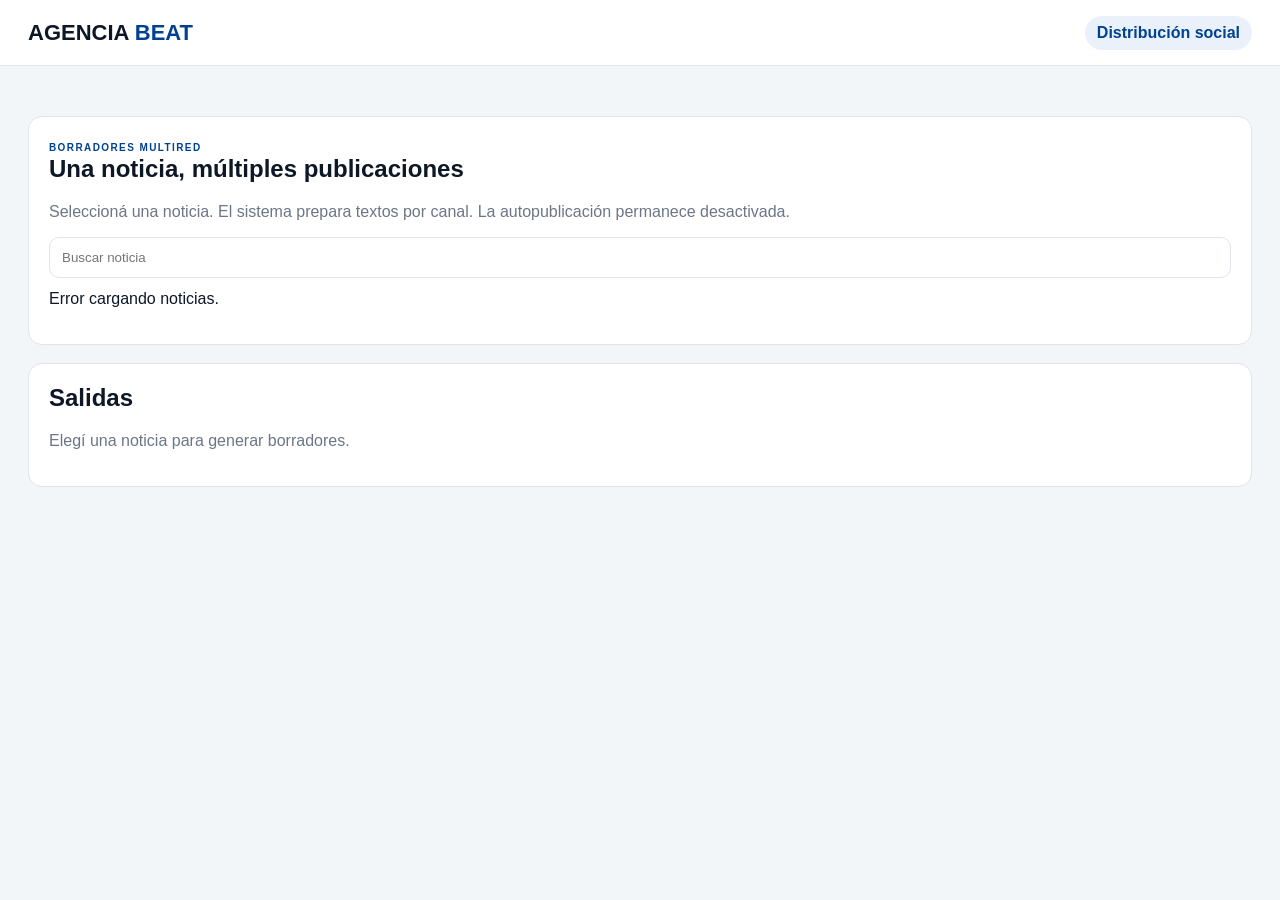
<file: distribucion.html>
<!doctype html><html lang="es"><head><meta charset="utf-8"><meta name="viewport" content="width=device-width,initial-scale=1"><title>Distribución — Agencia Beat</title><link rel="stylesheet" href="panel.css"><link rel="stylesheet" href="multimedia.css"></head><body style="display:block"><header class="mm-top"><a href="panel.html" class="mm-brand">AGENCIA <b>BEAT</b></a><span class="mm-pill">Distribución social</span></header><main style="max-width:1300px;margin:auto"><section class="box"><span class="eyebrow">BORRADORES MULTIRED</span><h1>Una noticia, múltiples publicaciones</h1><p class="muted">Seleccioná una noticia. El sistema prepara textos por canal. La autopublicación permanece desactivada.</p><input id="buscarSocial" placeholder="Buscar noticia" style="width:100%;padding:12px;border:1px solid #e0e5ec;border-radius:10px"><div id="noticiasSocial" class="mm-list" style="max-height:260px;margin-top:12px"></div></section><section id="salidas" class="box" style="margin-top:18px"><h2>Salidas</h2><p class="muted">Elegí una noticia para generar borradores.</p></section></main><script src="portal-config.js"></script><script src="social-config.js"></script><script src="conector.js"></script><script src="distribucion.js"></script></body></html>
</file>
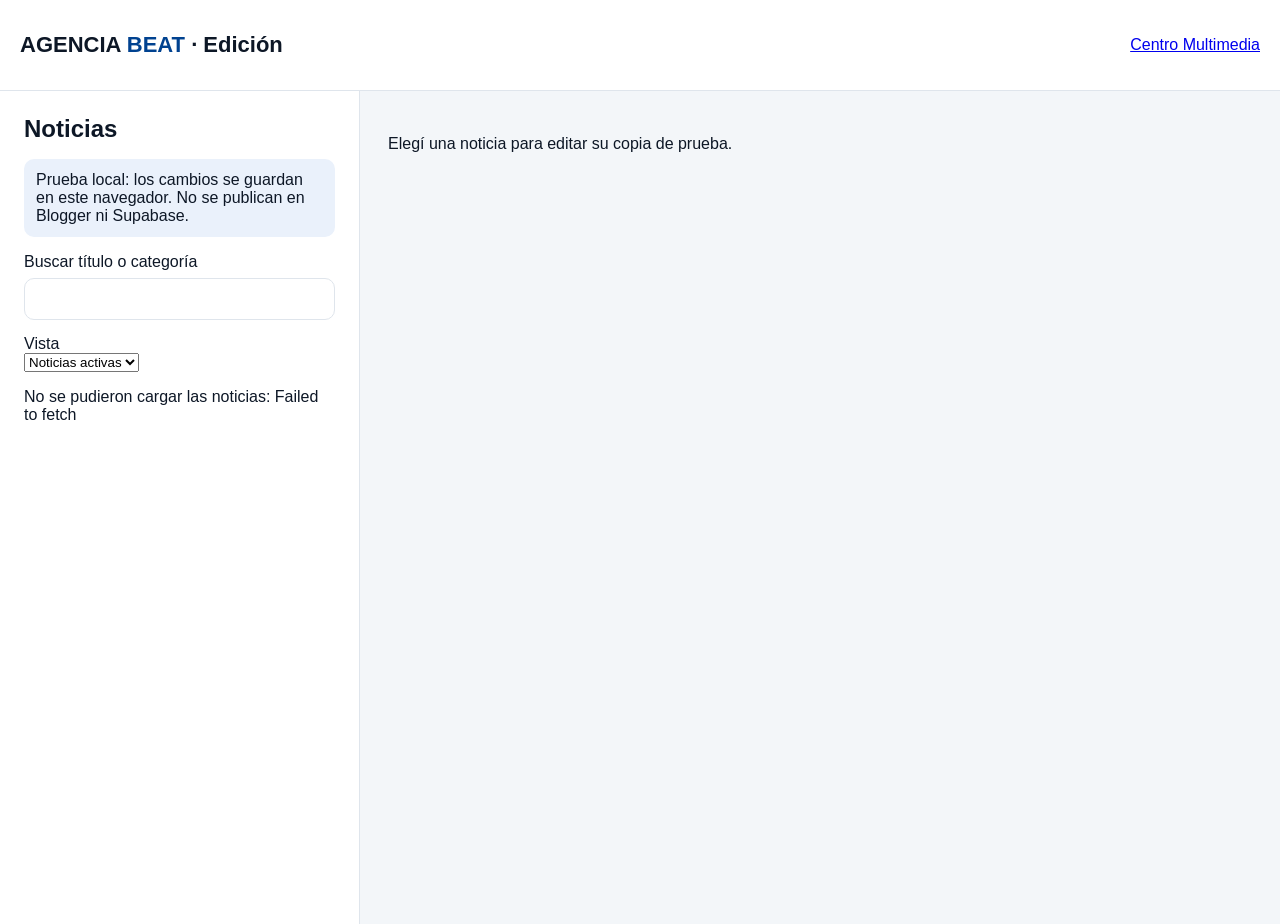
<file: editorial.html>
<!doctype html><html lang="es"><head><meta charset="utf-8"><meta name="viewport" content="width=device-width,initial-scale=1"><title>Edición de noticias — Agencia Beat</title><link rel="stylesheet" href="multimedia.css"><style>[hidden]{display:none!important}.mm-list button{width:100%;text-align:left;font:inherit}.mm-fields textarea{min-height:100px}.mm-top{height:auto;min-height:66px;gap:12px;flex-wrap:wrap;padding:12px 20px}.mm-work{min-width:0}label{display:block}#contenido{min-height:260px}.notice{padding:12px;background:#eaf1fb;border-radius:10px}.mm-actions{margin:12px 0}</style></head><body class="mm-body">
<header class="mm-top"><a class="mm-brand" href="panel.html">AGENCIA <b>BEAT</b> · Edición</a><a href="multimedia.html">Centro Multimedia</a></header>
<main class="mm-shell"><aside class="mm-panel"><h1>Noticias</h1><p class="notice">Prueba local: los cambios se guardan en este navegador. No se publican en Blogger ni Supabase.</p><label for="buscar">Buscar título o categoría</label><input id="buscar"><label for="vista">Vista</label><select id="vista"><option value="activas">Noticias activas</option><option value="papelera">Papelera local</option></select><p id="carga" role="status">Cargando…</p><div id="lista" class="mm-list"></div></aside>
<section class="mm-work"><p id="vacio">Elegí una noticia para editar su copia de prueba.</p><form id="form" class="mm-fields" hidden><p id="identidad"></p><label for="titulo">Título</label><textarea id="titulo" required maxlength="1000"></textarea><label for="categoria">Categoría editorial</label><input id="categoria" required maxlength="100"><label for="imagen">URL de imagen</label><input id="imagen" type="url"><label for="contenido">Contenido (HTML como texto, sin ejecutar)</label><textarea id="contenido"></textarea><label for="estadoLocal">Estado de la copia de prueba</label><select id="estadoLocal"><option value="borrador">Borrador</option><option value="listo">Listo para revisión</option></select><div class="mm-actions"><button type="submit" id="guardar">Guardar copia local</button><button type="button" id="borrar">Mover a papelera local</button><button type="button" id="restaurar" hidden>Restaurar noticia</button><button type="button" id="original">Descartar mis cambios locales</button></div><p id="estado" role="status" aria-live="polite"></p><p>La categoría del RSS puede corregirse aquí. La sincronización con Blogger todavía no está conectada.</p></form></section></main>
<script src="portal-config.js"></script><script src="conector.js"></script><script src="editorial-store.js"></script><script src="editorial.js"></script></body></html>
</file>
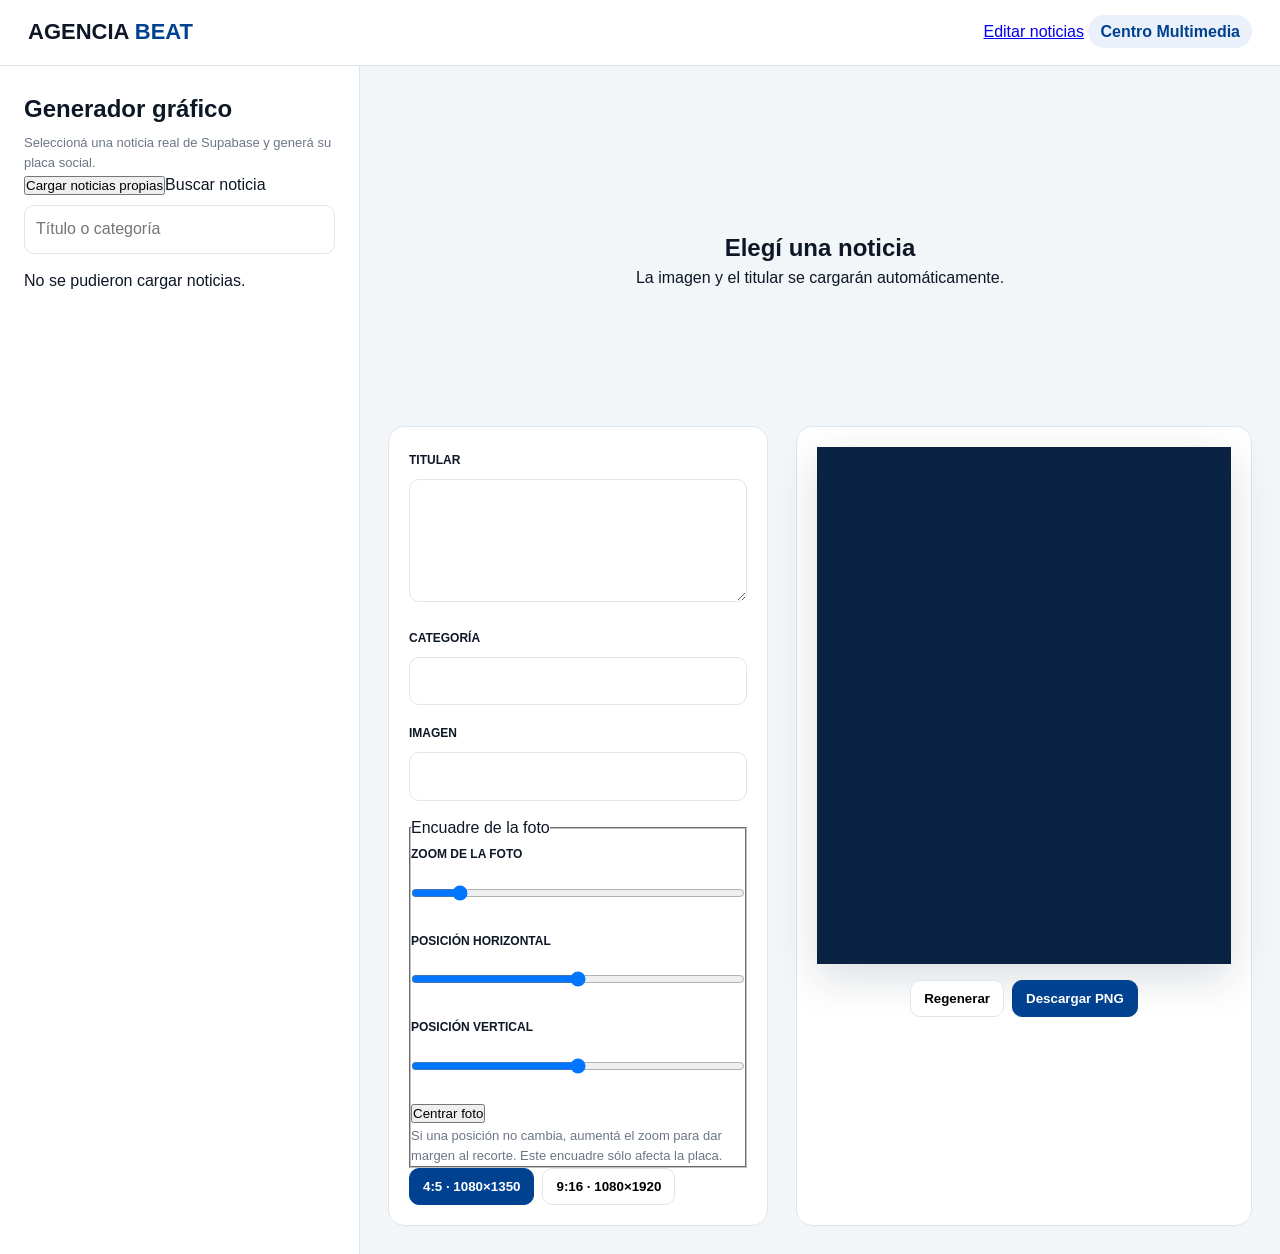
<file: multimedia.html>
<!doctype html>
<html lang="es"><head><meta charset="utf-8"><meta name="viewport" content="width=device-width,initial-scale=1"><title>Centro Multimedia — Agencia Beat</title><link rel="stylesheet" href="estilos.css"><link rel="stylesheet" href="multimedia.css"></head><body class="mm-body">
<header class="mm-top"><a href="index.html" class="mm-brand">AGENCIA <b>BEAT</b></a><div><a href="editorial.html">Editar noticias</a> <span class="mm-pill">Centro Multimedia</span></div></header>
<main class="mm-shell"><aside class="mm-panel"><h1>Generador gráfico</h1><p class="mm-muted">Seleccioná una noticia real de Supabase y generá su placa social.</p><button id="manualLoad">Cargar noticias propias</button><label>Buscar noticia</label><input id="buscar" placeholder="Título o categoría"><div id="listaNoticias" class="mm-list"><p>Cargando…</p></div></aside>
<section class="mm-work"><div id="editorVacio" class="mm-empty"><h2>Elegí una noticia</h2><p>La imagen y el titular se cargarán automáticamente.</p></div><div id="editor" hidden><div class="mm-fields"><label>Titular</label><textarea id="tituloEdit" rows="4"></textarea><label>Categoría</label><input id="categoriaEdit"><label>Imagen</label><input id="imagenEdit"><fieldset><legend>Encuadre de la foto</legend><label for="zoomImagen">Zoom de la foto</label><input id="zoomImagen" type="range" min="100" max="200" value="110"><label for="encuadreX">Posición horizontal</label><input id="encuadreX" type="range" min="0" max="100" value="50"><label for="encuadreY">Posición vertical</label><input id="encuadreY" type="range" min="0" max="100" value="50"><button id="centrarImagen" type="button">Centrar foto</button><p class="mm-muted">Si una posición no cambia, aumentá el zoom para dar margen al recorte. Este encuadre sólo afecta la placa.</p></fieldset><div class="mm-actions"><button data-format="45" class="activo">4:5 · 1080×1350</button><button data-format="916">9:16 · 1080×1920</button></div></div><div class="mm-preview"><canvas id="placa" width="1080" height="1350"></canvas><div class="mm-download"><button id="regenerar">Regenerar</button><button id="descargar" class="primary">Descargar PNG</button></div><p id="estado" class="mm-muted"></p></div></div></section></main>
<script src="portal-config.js"></script><script src="editorial-store.js"></script><script src="conector.js"></script><script src="preview-access.js"></script><script src="multimedia.js"></script></body></html>
</file>
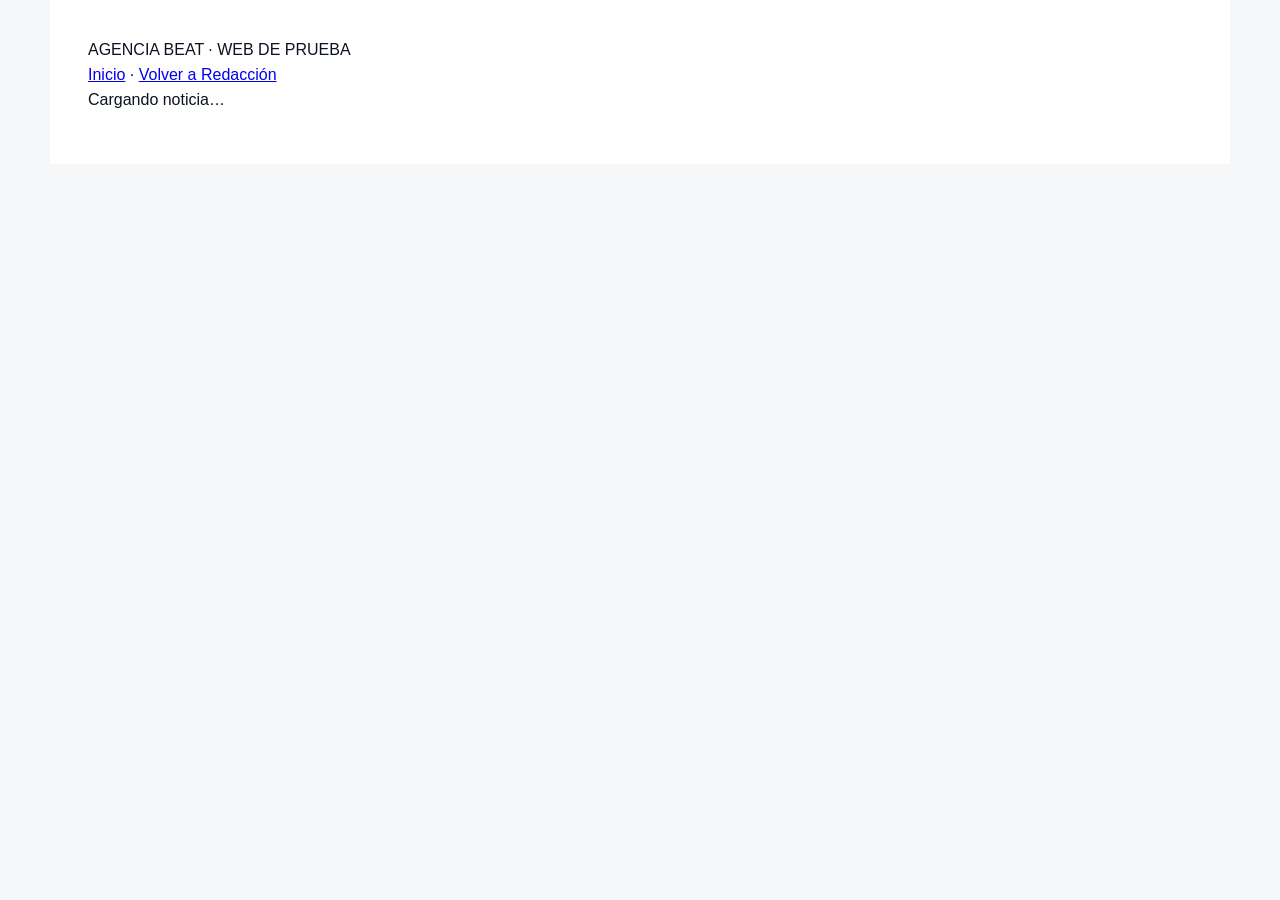
<file: noticia-propia-preview.html>
<!doctype html><html lang="es"><meta charset="utf-8"><meta name="viewport" content="width=device-width,initial-scale=1"><title>Noticia propia · Agencia Beat Preview</title><link rel="stylesheet" href="estilos.css"><body><main class="wrap article"><p>AGENCIA BEAT · WEB DE PRUEBA</p><a href="index.html">Inicio</a> · <a href="redactar-preview.html">Volver a Redacción</a><p id="status">Cargando noticia…</p><span id="categoria" class="categoria"></span><h1 id="titulo"></h1><p id="bajada"></p><div id="foto"></div><div id="texto" style="white-space:pre-wrap"></div></main><script src="preview-access.js"></script><script src="noticias-propias-preview.js"></script></body></html>
</file>
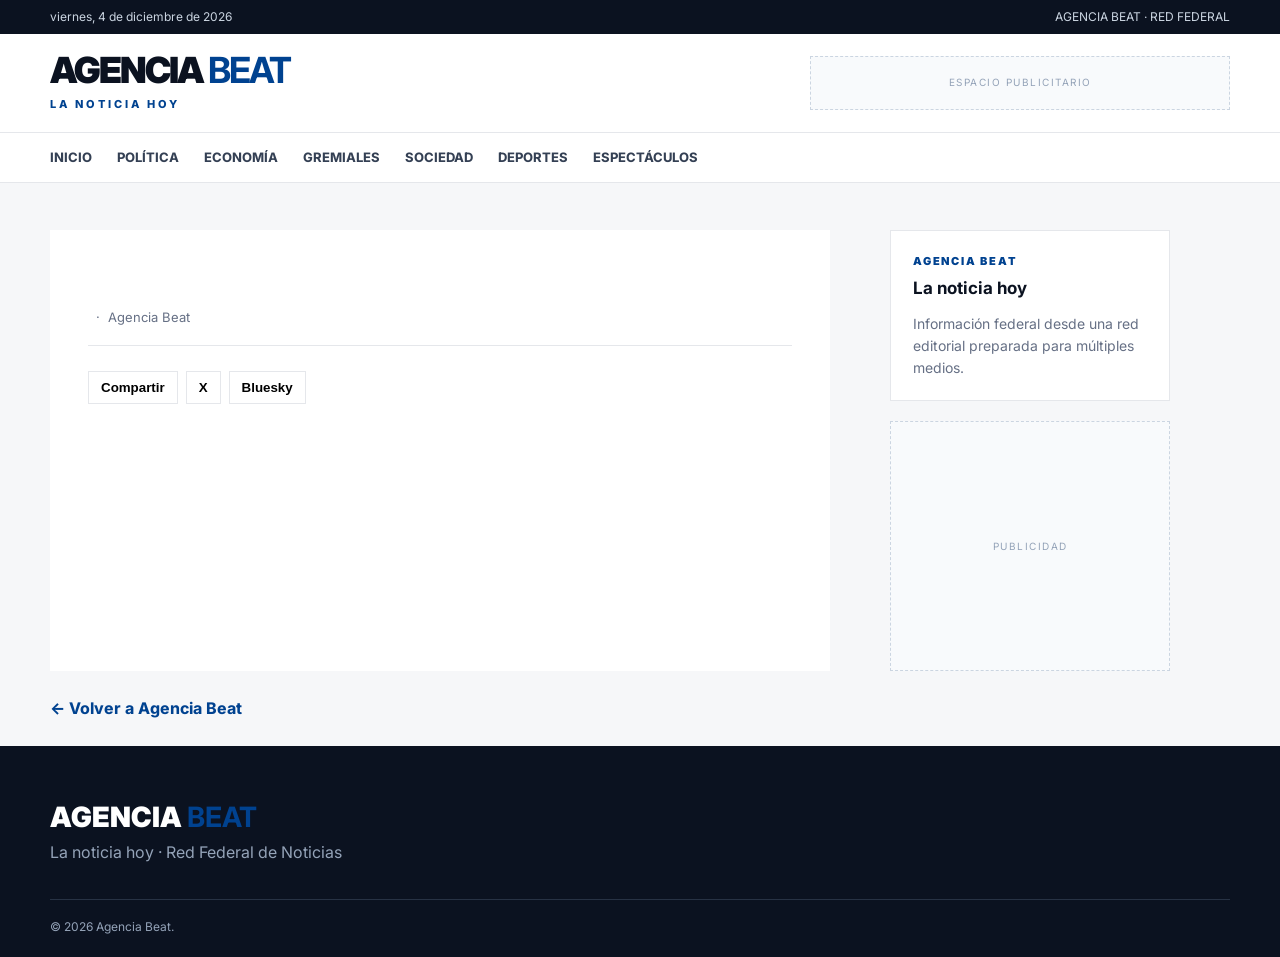
<file: noticia.html>
<!DOCTYPE html><html lang="es"><head><meta charset="UTF-8"><meta name="viewport" content="width=device-width,initial-scale=1.0"><meta name="description" content="Noticia de Agencia Beat"><title>Agencia Beat — Noticia</title><link rel="preconnect" href="https://fonts.googleapis.com"><link href="https://fonts.googleapis.com/css2?family=Inter:wght@400;500;600;700;800;900&display=swap" rel="stylesheet"><link rel="stylesheet" href="estilos.css"></head><body>
<div class="topline"><div class="wrap"><span id="fechaActual"></span><span>AGENCIA BEAT · RED FEDERAL</span></div></div><header class="cabecera"><div class="wrap brandrow"><a class="marca" href="index.html"><strong>AGENCIA <b>BEAT</b></strong><span>LA NOTICIA HOY</span></a><div class="header-ad">ESPACIO PUBLICITARIO</div></div><nav class="menu-principal"><div class="wrap navscroll"><a href="index.html">Inicio</a><a href="index.html?cat=politica">Política</a><a href="index.html?cat=economia-argentina">Economía</a><a href="index.html?cat=gremiales">Gremiales</a><a href="index.html?cat=sociedad">Sociedad</a><a href="index.html?cat=deportes">Deportes</a><a href="index.html?cat=espectaculos">Espectáculos</a></div></nav></header>
<main class="wrap article-layout"><article id="noticiaCompleta" class="article"><div id="categoriaNoticia" class="categoria-badge"></div><h1 id="tituloNoticiaContenido"></h1><div class="meta-noticia"><span id="fechaNoticia"></span><span>·</span><span id="fuenteNoticia">Agencia Beat</span></div><div id="imagenNoticia" class="imagen-destacada"></div><div class="sharebar"><button type="button" data-share="native">Compartir</button><button type="button" data-share="x">X</button><button type="button" data-share="bluesky">Bluesky</button></div><div id="cuerpoNoticia" class="cuerpo-noticia"></div></article><aside class="article-aside"><div class="widget"><span class="eyebrow">AGENCIA BEAT</span><h3>La noticia hoy</h3><p>Información federal desde una red editorial preparada para múltiples medios.</p></div><div class="adbox">PUBLICIDAD</div></aside></main>
<div class="wrap volver-inicio"><a href="index.html">← Volver a Agencia Beat</a></div><footer class="pie-pagina"><div class="wrap footergrid"><div><div class="footerbrand">AGENCIA <b>BEAT</b></div><p>La noticia hoy · Red Federal de Noticias</p></div></div><div class="wrap copyright">© 2026 Agencia Beat.</div></footer><script src="conector.js"></script></body></html>
</file>
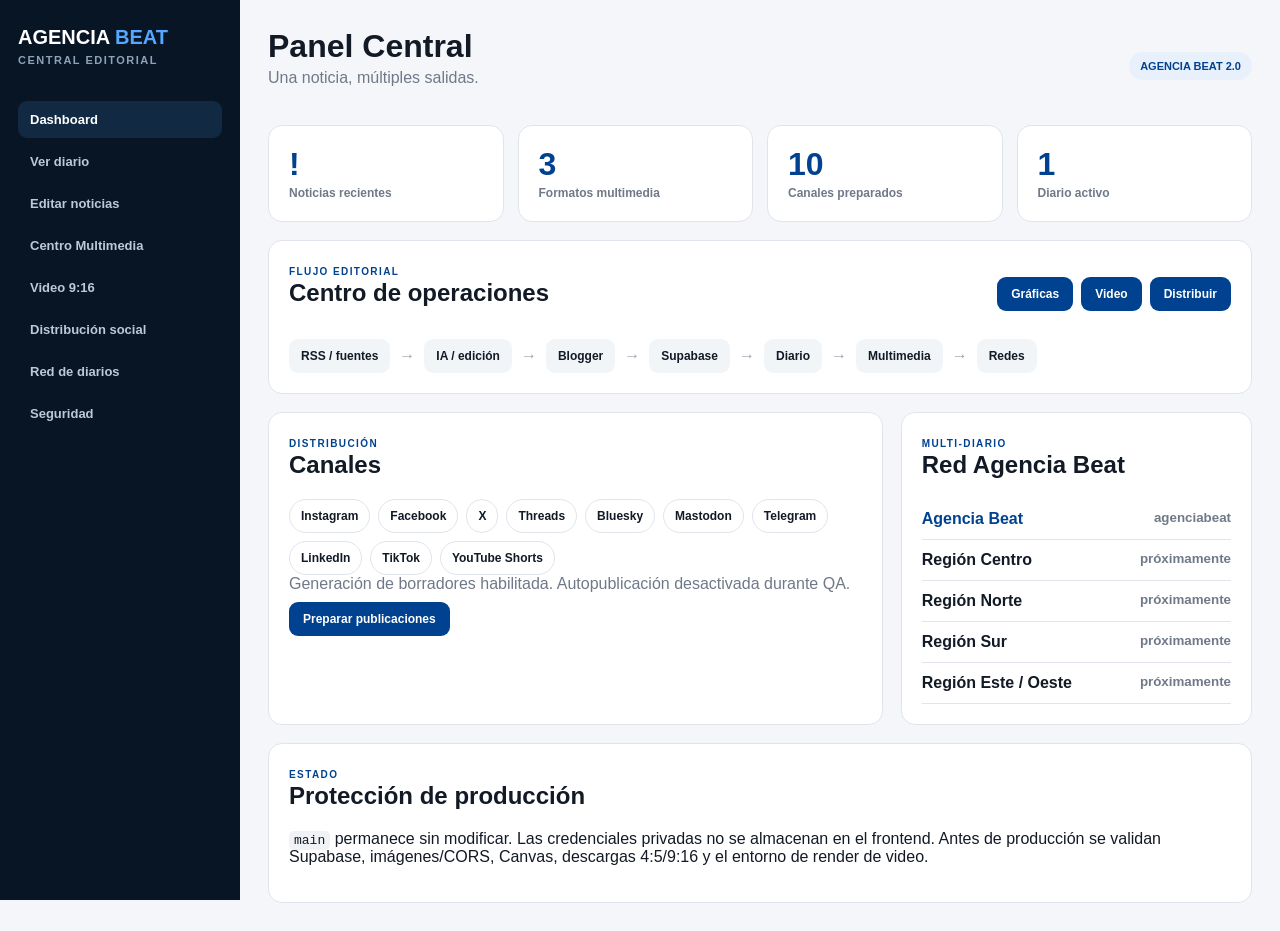
<file: panel.html>
<!doctype html><html lang="es"><head><meta charset="utf-8"><meta name="viewport" content="width=device-width,initial-scale=1"><title>Panel Central — Agencia Beat</title><link rel="stylesheet" href="panel.css"></head><body><aside class="side"><div class="logo">AGENCIA <b>BEAT</b><small>Central editorial</small></div><nav><a class="on" href="#dashboard">Dashboard</a><a href="index.html">Ver diario</a><a href="editorial.html">Editar noticias</a><a href="multimedia.html">Centro Multimedia</a><a href="video.html">Video 9:16</a><a href="distribucion.html">Distribución social</a><a href="#red">Red de diarios</a><a href="#seguridad">Seguridad</a></nav></aside><main><header><div><h1>Panel Central</h1><p>Una noticia, múltiples salidas.</p></div><span class="badge">AGENCIA BEAT 2.0</span></header><section class="cards"><article><b id="totalNoticias">—</b><span>Noticias recientes</span></article><article><b>3</b><span>Formatos multimedia</span></article><article><b>10</b><span>Canales preparados</span></article><article><b>1</b><span>Diario activo</span></article></section><section class="box"><div class="boxtitle"><div><span class="eyebrow">FLUJO EDITORIAL</span><h2>Centro de operaciones</h2></div><div style="display:flex;gap:8px;flex-wrap:wrap"><a class="primary" href="multimedia.html">Gráficas</a><a class="primary" href="video.html">Video</a><a class="primary" href="distribucion.html">Distribuir</a></div></div><div class="flow"><span>RSS / fuentes</span><i>→</i><span>IA / edición</span><i>→</i><span>Blogger</span><i>→</i><span>Supabase</span><i>→</i><span>Diario</span><i>→</i><span>Multimedia</span><i>→</i><span>Redes</span></div></section><section class="grid"><article class="box" id="redes"><span class="eyebrow">DISTRIBUCIÓN</span><h2>Canales</h2><div class="channels"><span>Instagram</span><span>Facebook</span><span>X</span><span>Threads</span><span>Bluesky</span><span>Mastodon</span><span>Telegram</span><span>LinkedIn</span><span>TikTok</span><span>YouTube Shorts</span></div><p class="muted">Generación de borradores habilitada. Autopublicación desactivada durante QA.</p><a class="primary" href="distribucion.html">Preparar publicaciones</a></article><article class="box" id="red"><span class="eyebrow">MULTI-DIARIO</span><h2>Red Agencia Beat</h2><div class="portal active">Agencia Beat <small>agenciabeat</small></div><div class="portal">Región Centro <small>próximamente</small></div><div class="portal">Región Norte <small>próximamente</small></div><div class="portal">Región Sur <small>próximamente</small></div><div class="portal">Región Este / Oeste <small>próximamente</small></div></article></section><section class="box" id="seguridad"><span class="eyebrow">ESTADO</span><h2>Protección de producción</h2><p><code>main</code> permanece sin modificar. Las credenciales privadas no se almacenan en el frontend. Antes de producción se validan Supabase, imágenes/CORS, Canvas, descargas 4:5/9:16 y el entorno de render de video.</p></section></main><script src="portal-config.js"></script><script src="conector.js"></script><script>document.addEventListener('DOMContentLoaded',async()=>{try{const n=await obtenerNoticiasMultimedia(100);document.getElementById('totalNoticias').textContent=n.length+(n.length===100?'+':'')}catch{document.getElementById('totalNoticias').textContent='!'}})</script></body></html>
</file>
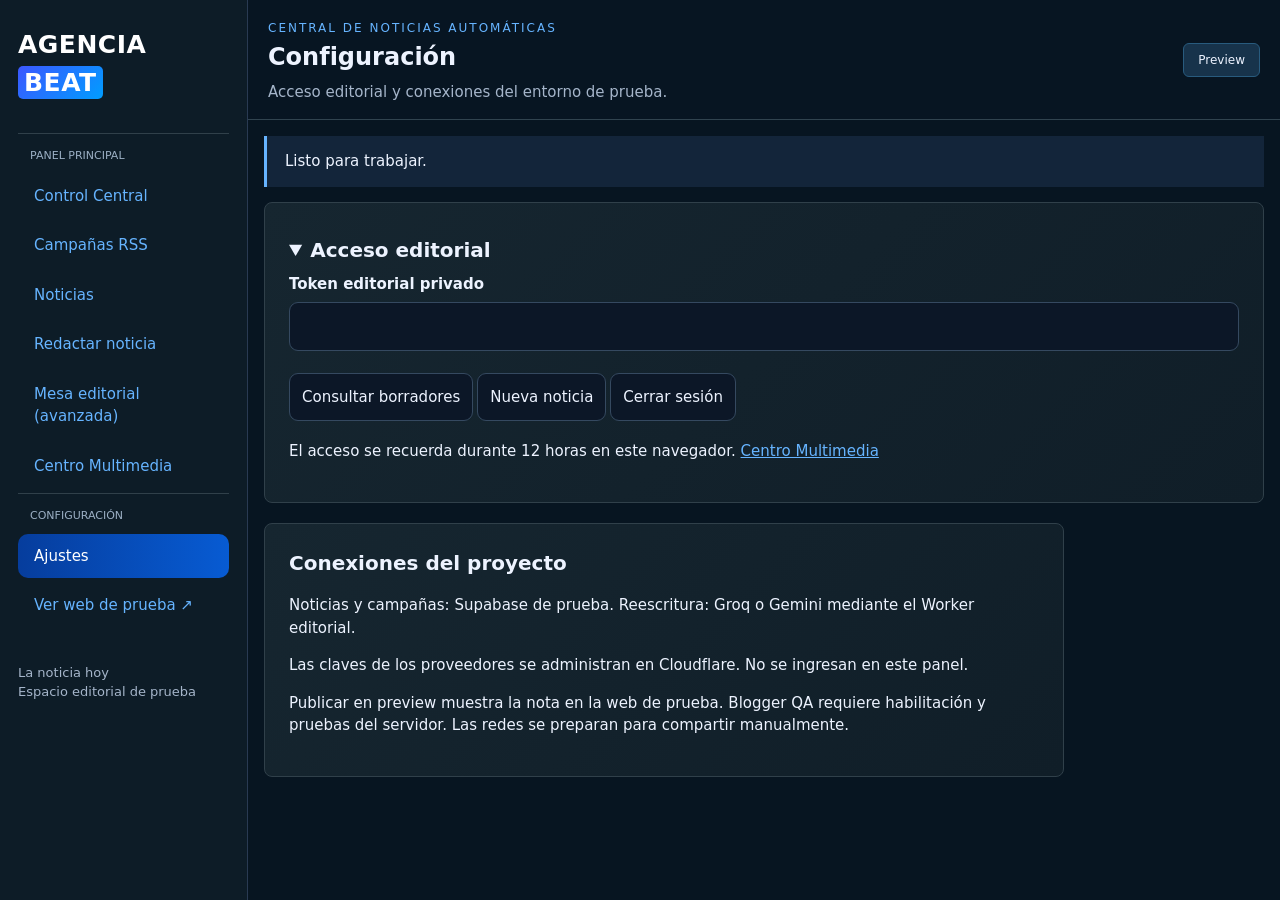
<file: redactar-preview.html>
<!doctype html><html lang="es"><meta charset="utf-8"><meta name="viewport" content="width=device-width,initial-scale=1"><title>Control Central · Agencia Beat Preview</title><style>:root{color-scheme:dark;--bg:#0b1220;--card:#121e30;--line:#293a52;--accent:#66b4ff}*{box-sizing:border-box}[hidden]{display:none!important}body{margin:0;background:var(--bg);color:#edf3ff;font:15px/1.5 system-ui}a{color:var(--accent)}.layout{display:grid;grid-template-columns:220px 1fr;min-height:100vh}.sidebar{padding:30px 22px;background:#0e1929;border-right:1px solid var(--line)}.brand{font-size:22px;letter-spacing:2px;font-weight:800;color:white;text-decoration:none}.sidebar nav{display:grid;gap:10px;margin-top:40px}.sidebar nav a{padding:12px;border-radius:10px;text-decoration:none}.sidebar nav a[aria-current]{background:#203a5a;color:white}.workspace{max-width:1400px;width:100%;padding:32px;margin:auto}.heading{display:flex;justify-content:space-between;align-items:center;gap:20px}.heading h1{margin:0;font-size:32px}.eyebrow{color:var(--accent);font-size:12px;text-transform:uppercase;letter-spacing:2px}.pill{background:#17334b;border:1px solid #285b7e;border-radius:30px;padding:7px 14px;font-size:12px}.grid{display:grid;grid-template-columns:minmax(0,1.5fr) minmax(300px,1fr);gap:24px;align-items:start}.card{background:var(--card);border:1px solid var(--line);border-radius:16px;padding:24px;margin:20px 0}.card h2{margin-top:0;font-size:20px}.muted{color:#a5b5ca}input,textarea,select,button{font:inherit;border-radius:9px;border:1px solid #354960;padding:12px;background:#0c1727;color:inherit}input,textarea,select{width:100%;margin:7px 0 18px}input:focus,textarea:focus,select:focus{outline:2px solid var(--accent)}textarea{min-height:130px;resize:vertical}#contenido{min-height:320px}label{display:block;font-weight:600}button{cursor:pointer;margin:4px 4px 4px 0;min-height:44px}button:hover{background:#243b57}button:disabled{opacity:.5;cursor:wait}.primary,#aiGenerate,#aiApply{background:#1665bc;border-color:#3885da}.pair{display:grid;grid-template-columns:1fr 1fr;gap:16px}.toolbar{display:flex;flex-wrap:wrap;gap:6px}summary{cursor:pointer;font-weight:600;padding:8px 0}#msg{padding:14px 18px;border-left:3px solid var(--accent);background:#13253a;white-space:pre-wrap;min-height:50px}#list article{padding:18px 0;border-top:1px solid var(--line)}#list article p{font-size:16px;font-weight:650}#list article a{display:inline-block;margin:10px}.empty{color:#a5b5ca}pre{font:inherit;white-space:pre-wrap}.sidebar .muted{font-size:13px;margin-top:35px}@media(max-width:1000px){.layout{grid-template-columns:1fr}.sidebar{padding:16px 22px}.sidebar nav{display:flex;flex-wrap:wrap;margin-top:12px;gap:4px}.sidebar .muted{display:none}.workspace{padding:20px}.grid{grid-template-columns:1fr}.heading h1{font-size:26px}}@media(max-width:520px){.pair{grid-template-columns:1fr;gap:0}.card{padding:18px}.heading{align-items:flex-start}.pill{white-space:nowrap}}.brand b{background:linear-gradient(135deg,#3c57ff,#009dff);border-radius:5px;padding:2px 6px;color:white}.sidebar{background:linear-gradient(180deg,#101e2a,#081420)}body{background:radial-gradient(at top right,#152c3d,#081420 65%)}.card{background:linear-gradient(135deg,#172631,#101e29);border-color:#30434f;border-radius:9px}.workspace{max-width:1700px}.layout{grid-template-columns:250px 1fr}.heading{border-bottom:1px solid #30434f;padding-bottom:18px}.sidebar nav a[aria-current]{background:linear-gradient(90deg,#063d9d,#075bd3)}.sidebar nav a:hover{background:#17354c}.primary,#aiGenerate,#aiApply{background:linear-gradient(90deg,#0849af,#096bdc)}.preview-card{overflow:hidden;background:#071627;padding:14px;border:6px solid #0845b1;border-radius:9px}.preview-card img{width:100%;max-height:280px;object-fit:cover;border-radius:4px}.preview-card h3{font-size:25px;line-height:1.2;text-align:center;margin:20px 8px}.preview-brand{text-align:center;font-size:21px;font-weight:800;color:#358cff;padding:20px}.subheading{font-size:12px;text-transform:uppercase;letter-spacing:1px;color:#a9bace}.studio{grid-column:1/-1}.studio iframe{width:100%;height:900px;border:1px solid #30434f;border-radius:9px;background:#0b1220}.studio summary{font-size:20px}#livePreviewImage[hidden]{display:none!important}@media(max-width:1000px){.layout{grid-template-columns:1fr}.studio iframe{height:1100px}}@media(max-width:520px){.studio iframe{height:1350px}}</style><style>
.sidebar{position:sticky;top:0;height:100vh}.workspace{margin:0;min-width:0}.control-view{min-width:0}.editorial-frame{display:block;width:100%;height:85vh;min-height:720px;border:1px solid var(--line);border-radius:14px;background:#091326}.editorial-intro{margin:12px 0 16px}.control-view .card{margin-top:12px}.control-nav a{display:block}.control-summary{display:grid;grid-template-columns:repeat(3,1fr);gap:16px}.control-summary .card{margin:0}.control-summary strong{display:block;font-size:30px;color:#66b4ff}.control-news{max-height:75vh;overflow:auto}.control-editor{display:grid;grid-template-columns:minmax(0,1fr) 320px;gap:24px}.control-preview{align-self:start;position:sticky;top:24px}#rssItems{max-height:60vh;overflow:auto}#rssItems article{border-top:1px solid #30434f;padding:16px 0}.control-tabs{display:flex;gap:8px;margin:16px 0}.control-tabs button[aria-pressed=true]{background:#096bdc}.grid{display:block}.control-view details>summary{font-size:20px}.control-help{max-width:800px}@media(max-width:1100px){.control-editor{grid-template-columns:1fr}.control-preview{position:static}.sidebar{position:static;height:auto}.control-summary{grid-template-columns:1fr}.control-news{max-height:none}}
</style><style>
body{background:#071521}.sidebar{background:#0d1c27;padding:26px 18px}.brand{font-size:25px;letter-spacing:.5px}.sidebar nav{gap:5px;margin-top:32px}.sidebar nav a{padding:11px 16px}.workspace{padding:24px;max-width:none}.heading{background:#071522;margin:-24px -24px 20px;padding:20px 24px}.heading h1{font-size:24px}.heading p{margin:6px 0 0}.card{background:linear-gradient(135deg,#162630,#101e28);border:1px solid #30404a;border-radius:8px}.control-editor{grid-template-columns:minmax(0,1.35fr) minmax(340px,1fr);gap:18px}.control-preview{margin-top:0!important;padding:16px;top:12px}.control-preview>h2{font-size:17px;text-transform:uppercase}.preview-card{padding:0;border:7px solid #0648bd;border-radius:5px;min-height:480px;background:radial-gradient(at bottom,#073379,#041427 75%)}.preview-card img{max-height:none;height:340px;border-radius:0;object-fit:cover}.preview-card h3{font-size:34px;line-height:1.15;text-shadow:0 3px 5px #000;padding:0 12px}.preview-brand{padding:24px;font-size:25px}.preview-card .pill{margin:12px;width:fit-content}.control-tabs{border-bottom:1px solid #30404a;margin:0 0 16px;gap:4px}.control-tabs button{background:transparent;border:0;border-radius:0;text-transform:uppercase;font-size:13px;padding:14px 18px}.control-tabs button[aria-pressed=true]{background:transparent;color:#67c3ff;border-bottom:3px solid #096bdc}.article-overview{display:flex;gap:22px;align-items:center;padding:20px;margin-bottom:18px}.article-overview img{width:190px;height:150px;object-fit:cover;border-radius:5px}.article-overview h2{font-size:25px;line-height:1.25;margin:0 0 12px}.article-overview p{margin:5px 0}.overview-state{display:inline-block;background:#153a55;color:#7bc7ff;padding:4px 10px;border-radius:5px;font-size:12px}.control-news article{padding:14px 18px!important;border:1px solid #30404a!important;border-radius:7px;margin:12px 0;background:#0e1c28}.control-news{max-width:1100px}.distribution-channels{display:flex;flex-wrap:wrap;gap:8px;padding:12px 0}.distribution-channels span{padding:7px 12px;border:1px solid #30404a;border-radius:5px;color:#afc2d9}@media(max-width:1200px){.control-editor{grid-template-columns:minmax(0,1fr) 340px}.preview-card h3{font-size:27px}}@media(max-width:1000px){.control-editor{grid-template-columns:1fr}.control-preview{position:static;max-width:540px;width:100%}.article-overview{align-items:flex-start}.article-overview img{width:110px;height:110px}}@media(max-width:520px){.workspace{padding:16px}.heading{margin:-16px -16px 16px;padding:16px}.article-overview{display:block}.article-overview img{width:100%;height:160px;margin-bottom:15px}.control-tabs{flex-wrap:wrap}.preview-card img{height:280px}}
</style><style>
@media(min-width:1101px){.layout{grid-template-columns:248px minmax(0,1fr)}.workspace{padding:16px}.heading{margin:-16px -16px 16px;padding:16px 20px}.control-editor{grid-template-columns:minmax(0,1.45fr) minmax(300px,1fr);gap:16px}.control-preview{top:16px}.article-overview{padding:14px;gap:18px}.article-overview img{width:34%;height:170px}.control-tabs button{padding:12px 10px}.control-editor .card{padding:16px}}
.control-editor>div{min-width:0}.control-preview .preview-card{aspect-ratio:4/5;min-height:0;display:flex;flex-direction:column;position:relative;isolation:isolate;justify-content:flex-end;overflow:hidden;background:#06162c}.control-preview .preview-card img{position:absolute;inset:0;width:100%;height:100%;object-fit:cover;z-index:-2}.control-preview .preview-card:after{content:'';position:absolute;inset:0;background:linear-gradient(180deg,transparent 20%,rgba(3,18,39,.15) 38%,#06162c 78%);z-index:-1}.control-preview .preview-card h3{font-size:clamp(22px,2.1vw,38px);margin:0 10px 8px;overflow-wrap:anywhere}.control-preview .preview-brand{font-size:20px;padding:12px}.control-preview .preview-card .pill{align-self:center;margin:4px}.sidebar .nav-group{font-size:11px;color:#9bafc4;text-transform:uppercase;border-top:1px solid #30404a;padding:14px 12px 4px}.distribution-channels{display:grid;gap:0}.distribution-channels span{border-radius:0;padding:12px}.blogger-controls{border:1px solid #30404a;padding:12px;border-radius:7px;margin-bottom:16px}.control-tabs{overflow-x:auto}.control-tabs button{white-space:nowrap}.control-preview .subheading{letter-spacing:0}.heading .pill{border-radius:6px}.sidebar nav a:focus-visible,button:focus-visible{outline:2px solid #66b4ff;outline-offset:2px}
 .home-actions{display:grid;grid-template-columns:repeat(2,minmax(0,1fr));gap:16px;margin:16px 0 24px}.home-action{display:flex;flex-direction:column;justify-content:center;gap:8px;min-height:126px;padding:22px;border:1px solid #38556d;border-radius:12px;background:#142638;text-decoration:none;color:#fff}.home-action strong{font-size:22px}.home-action span{font-size:16px;color:#c5d5e6}.home-action:hover{background:#193b5e;border-color:#66b4ff}.home-action:focus-visible{outline:3px solid #66b4ff;outline-offset:3px}#automationStop{border-color:#c95a5a;color:#ffd0d0}#automationApply{background:#0849af}@media(max-width:600px){.home-actions{grid-template-columns:1fr;gap:10px}.home-action{min-height:90px;padding:16px}.home-action strong{font-size:20px}}.activity-row{display:flex;align-items:center;gap:16px;padding:16px 0;border-bottom:1px solid #30404a}.activity-row img{width:112px;height:84px;object-fit:cover;border-radius:6px}.activity-row div{min-width:0}.activity-row small,.activity-row strong{display:block}.activity-row small{color:#8ccaff}.activity-row strong{font-size:18px;overflow-wrap:anywhere}.activity-row p{color:#a5b5ca;margin:4px 0}.activity-row a{display:inline-block;margin:8px}@media(max-width:520px){.activity-row img{width:80px;height:70px}}</style><div class="layout"><aside class="sidebar"><a class="brand" href="index.html">AGENCIA <b>BEAT</b></a><nav aria-label="Panel editorial"><a href="redactar-preview.html" aria-current="page">Redacción y noticias</a><a href="#rssPanel" id="openRSS">Fuentes RSS</a><a href="#studio" id="openStudio">Centro Multimedia</a><a href="editorial.html">Noticias importadas</a><a href="index.html">Ver web de prueba ↗</a></nav><p class="muted">La noticia hoy<br>Espacio editorial de prueba</p></aside><main class="workspace"><header class="heading"><div><span class="eyebrow">Central de Noticias Automáticas</span><h1>Redacción y noticias</h1><p class="muted">Escribí, revisá y prepará tus publicaciones.</p></div><span class="pill">Preview</span></header><details class="card" id="accessPanel"><summary>Acceso editorial</summary><label>Token editorial privado<input type="password" id="token" autocomplete="off"></label><button id="load">Consultar borradores</button><button id="new">Nueva noticia</button><button id="logout">Cerrar sesión</button><p>El acceso se recuerda durante 12 horas en este navegador. <a href="multimedia.html">Centro Multimedia</a></p></details><p id="msg" role="status" aria-live="polite">Listo para trabajar.</p><div class="toolbar"><button id="newTop" class="primary" type="button">+ Nueva noticia</button><a href="multimedia.html">Crear placa social ↗</a></div><div class="grid"><section><details class="card" id="rssPanel"><summary>Capturador RSS · Fuentes</summary><p class="muted">Consultá una fuente y elegí qué noticia reescribir. Se usa el contenido del feed; no se consulta el artículo completo.</p><label for="rssSaved">Fuentes y campañas guardadas</label><select id="rssSaved"><option value="">Elegir fuente</option></select><button type="button" id="rssNew">Nueva fuente</button><button type="button" id="rssReload">Actualizar fuentes</button><label for="rssName">Nombre de la fuente</label><input id="rssName" maxlength="150" placeholder="Nombre del medio o campaña"><label for="rssURL">URL RSS / Atom HTTPS</label><input id="rssURL" type="url" placeholder="https://medio.com/feed"><label for="rssCategory">Categoría de respaldo de la campaña</label><input id="rssCategory" value="informacion general"><label for="rssProvider">Motor de reescritura</label><select id="rssProvider"><option value="groq">Groq</option><option value="gemini">Gemini</option></select><label for="rssActive">Estado de la fuente</label><select id="rssActive"><option value="true">Activa</option><option value="false">Desactivada</option></select><label for="rssAuto">Captura y reescritura automática</label><select id="rssAuto"><option value="false">Pausada · Sólo consulta manual</option><option value="true">Activa · Crear borradores</option></select><div class="pair"><label for="rssInterval">Frecuencia<select id="rssInterval"><option value="15">Cada 15 minutos</option><option value="30">Cada 30 minutos</option><option value="60" selected>Cada hora</option><option value="180">Cada 3 horas</option><option value="360">Cada 6 horas</option><option value="1440">Cada día</option></select></label><label for="rssMax">Máximo de notas por ejecución<select id="rssMax"><option value="1">1 noticia</option><option value="2">2 noticias</option><option value="3">3 noticias</option></select></label></div><button type="button" id="rssRemember" class="primary">Guardar configuración</button><p class="muted">Configuración compartida entre tus equipos. La programación requiere activar inicialmente el reloj del Worker. Cada campaña se administra después desde este panel. La captura automática crea borradores para revisar; nunca publica.</p><div id="rssDiagnostics"></div><button type="button" id="rssFetch">Consultar RSS</button><button type="button" id="rssRun">Capturar y reescribir ahora</button><p id="rssStatus" role="status"></p><div id="rssItems"></div></details><details class="card" id="aiPanel"><summary>Asistente de redacción con IA</summary><label for="aiProvider">Motor de redacción</label><select id="aiProvider"><option value="gemini">Gemini</option><option value="groq">Groq</option></select><button type="button" id="useEditorText">Reescribir el texto del editor</button><label>Información de base o apuntes<textarea id="aiMaterial" maxlength="30000" placeholder="Pegá los hechos, fechas, nombres y fuentes de la noticia."></textarea></label><button type="button" id="aiGenerate">Generar propuesta</button><div id="aiReview" hidden><h2>Propuesta para revisar</h2><pre id="aiProposal" style="white-space:pre-wrap"></pre><p id="aiPending"></p><label>Prompt de ilustración sugerido<textarea id="aiImage" readonly></textarea></label><p>Podés copiar este prompt para usarlo en una herramienta externa. Para crear placas con una foto, abrí el Centro Multimedia.</p><button type="button" id="aiApply">Aplicar al editor como borrador</button></div></details><form id="form" class="card"><h2 id="editorHeading">Nueva noticia</h2><p id="sourceInfo" class="muted"></p><label>Título<input id="titulo" required maxlength="1000"></label><label>Bajada<input id="bajada" maxlength="3000"></label><label>Contenido<textarea id="contenido"></textarea></label><label>Categoría<input id="categoria" value="informacion general" required></label><label>Imagen opcional — URL HTTPS<input id="imagen_url" type="url"></label><div class="pair"><label>Tipo de imagen<select id="imagen_tipo"><option value="sin_imagen">Sin imagen</option><option value="foto">Foto</option><option value="ilustracion_ia">Ilustración generada con IA</option></select></label><label>Estado<select id="estado"><option value="borrador">Borrador</option><option value="revision">En revisión</option><option value="publicado">Publicado en preview</option></select></label></div><button class="primary">Guardar noticia</button><p class="muted">El estado elegido se aplica a la web de prueba.</p></form></section><aside class="card"><h2>Vista previa de la noticia</h2><p class="subheading">Contenido del editor · Sin guardar</p><div class="preview-card"><img id="livePreviewImage" alt="Imagen de la noticia" hidden><h3 id="livePreviewTitle">Tu próximo titular</h3><p id="livePreviewCategory" class="pill">Información general</p><div class="preview-brand">AGENCIA BEAT · La noticia hoy</div></div><p class="muted">Para ajustar el encuadre y descargar la placa, abrí el estudio multimedia.</p><hr><h2>Mis noticias</h2><label for="newsSearch">Buscar</label><input id="newsSearch" type="search" placeholder="Título o categoría"><label for="newsState">Estado</label><select id="newsState"><option value="all">Todas</option><option value="borrador">Borradores</option><option value="revision">En revisión</option><option value="publicado">Publicadas en preview</option><option value="trash">Papelera</option></select><p id="newsCount" class="muted"></p><section id="list"><p class="empty">Consultá tus noticias para comenzar.</p></section></aside><details id="studio" class="card studio"><summary>Centro Multimedia · Estudio de placas</summary><p class="muted">Elegí una noticia guardada, ajustá el encuadre y exportá en 4:5 o 9:16.</p><iframe id="studioFrame" title="Centro Multimedia de Agencia Beat" data-src="multimedia.html"></iframe><p><a href="multimedia.html" target="_blank" rel="noopener">Abrir estudio en otra pestaña ↗</a></p></details></div></main></div><script src="preview-access.js"></script><script src="redactar-preview.js"></script><script>
(()=>{
const by=id=>document.getElementById(id), main=document.querySelector('.workspace'),grid=document.querySelector('.grid'),nav=document.querySelector('.sidebar nav'),title=document.querySelector('.heading h1'),subtitle=document.querySelector('.heading p');
const descriptions={inicio:['Control Central','Tus fuentes, noticias y piezas sociales en un solo lugar.'],rss:['Fuentes RSS','Configurá tus campañas y revisá el resultado de cada captura.'],noticias:['Noticias','Buscá una nota para editarla, revisarla o publicarla en la web de prueba.'],redactar:['Redactar noticia','Escribí o reescribí con IA. Revisá y guardá tu borrador.'],mesa:['Mesa editorial','Revisá borradores, controlá calidad y prepará publicaciones para redes desde el CMS QA.'],multimedia:['Centro Multimedia','Prepará imágenes 4:5 y 9:16 a partir de tus noticias guardadas.'],config:['Configuración','Acceso editorial y conexiones del entorno de prueba.']};
const views={};for(const key of Object.keys(descriptions)){const section=document.createElement('section');section.className='control-view';section.id='control-'+key;section.hidden=true;main.append(section);views[key]=section;}
const oldAside=grid.querySelector('aside'),preview=document.createElement('aside');preview.className='card control-preview';
while(oldAside.firstChild && oldAside.firstChild.tagName!=='HR')preview.append(oldAside.firstChild);
oldAside.querySelector('hr')?.remove();oldAside.classList.add('control-news');views.noticias.append(oldAside);
const editor=document.createElement('div');editor.className='control-editor';const content=document.createElement('div');content.append(by('aiPanel'),by('form'));editor.append(content,preview);views.redactar.append(editor);
views.rss.append(by('rssPanel'));by('rssPanel').open=true;
const editorialIntro=document.createElement('p');editorialIntro.className='muted editorial-intro';editorialIntro.textContent='CMS editorial de prueba integrado. Conserva sus controles de revisión, guardado y placas. No publica en la web oficial.';
const editorialOpen=document.createElement('a');editorialOpen.href='cms-qa.html';editorialOpen.target='_blank';editorialOpen.rel='noopener';editorialOpen.textContent='Abrir mesa editorial en una pestaña aparte';
const editorialFrame=document.createElement('iframe');editorialFrame.className='editorial-frame';editorialFrame.title='Mesa editorial QA de Agencia Beat';editorialFrame.dataset.src='cms-qa.html';editorialFrame.loading='lazy';views.mesa.append(editorialIntro,editorialOpen,editorialFrame);
window.addEventListener('message',event=>{
 if(event.origin!==location.origin||event.source!==editorialFrame.contentWindow||event.data?.type!=='beat-qa-editorial-ready')return;
 const token=window.BeatPreviewAccess?.read();
 if(token)editorialFrame.contentWindow.postMessage({type:'beat-qa-editorial-connect',token},location.origin);
});
views.multimedia.append(by('studio'));by('studio').open=true;
views.config.append(by('accessPanel'));by('accessPanel').open=true;
const help=document.createElement('div');help.className='card control-help';help.innerHTML='<h2>Conexiones del proyecto</h2><p>Noticias y campañas: Supabase de prueba. Reescritura: Groq o Gemini mediante el Worker editorial.</p><p>Las claves de los proveedores se administran en Cloudflare. No se ingresan en este panel.</p><p>Publicar en preview muestra la nota en la web de prueba. Blogger QA requiere habilitación y pruebas del servidor. Las redes se preparan para compartir manualmente.</p>';views.config.append(help);
grid.remove();const toolbar=document.querySelector('.workspace>.toolbar');views.redactar.prepend(toolbar);
nav.replaceChildren();nav.className='control-nav';
for(const [key,[label]] of Object.entries(descriptions)){const a=document.createElement('a');a.href='#'+key;a.textContent=label;a.dataset.view=key;nav.append(a);}
const publicLink=document.createElement('a');publicLink.href='index.html';publicLink.textContent='Ver web de prueba ↗';nav.append(publicLink);
views.inicio.innerHTML='<div class="home-actions"><button type="button" class="home-action" id="captureAll"><strong>Capturar noticias</strong><span>Buscar novedades en todas las campañas activas.</span></button><a class="home-action" href="#noticias"><strong>Revisar noticias</strong><span>Leé, corregí y prepará tus borradores.</span></a><a class="home-action" href="#redactar" id="homeNew"><strong>Escribir noticia</strong><span>Empezá una noticia desde cero.</span></a><a class="home-action" href="#multimedia"><strong>Crear contenido</strong><span>Prepará imágenes para redes.</span></a></div><p id="captureAllStatus" role="status" aria-live="polite"></p><div class="control-summary"><div class="card"><strong id="centralNews">—</strong>Noticias cargadas</div><div class="card"><strong id="centralSources">—</strong>Fuentes configuradas</div><div class="card"><strong>Prueba</strong>Entorno de trabajo</div></div><section class="card"><h2>Actividad editorial</h2><p id="activityFreshness" class="muted" role="status">Actualización automática cada minuto mientras estés en Inicio.</p><div id="homeBloggerActivity" class="activity-row" aria-live="polite">Blogger de prueba: pendiente de consulta.</div><div id="homeActivity"><p class="muted">Conectá tu sesión para consultar las noticias.</p></div><button type="button" id="refreshActivity">Actualizar actividad</button></section><details class="card"><summary>Herramientas avanzadas</summary><p><a href="#mesa">Mesa editorial completa</a></p><p><a href="#config">Ajustes y conexiones</a></p></details>';
by('refreshActivity').onclick=()=>window.refreshEditorialActivity();window.renderEditorialActivity();by('homeNew').onclick=()=>by('newTop').click();by('captureAll').onclick=()=>window.captureAllEditorialCampaigns();
const distribution=document.createElement('section');distribution.className='card';distribution.hidden=true;distribution.innerHTML='<h2>Preparar publicación para redes</h2><p class="muted">Texto armado con el título y la bajada del editor. Revisalo antes de compartir. No publica automáticamente.</p><label for="distributionChannel">Canal</label><select id="distributionChannel"><option value="instagram">Instagram / Facebook</option><option value="short">X / Threads</option><option value="bluesky">Bluesky</option><option value="mastodon">Mastodon</option><option value="whatsapp">WhatsApp / Telegram</option></select><label for="distributionLink">Enlace público de la noticia (opcional)</label><input id="distributionLink" type="url" placeholder="https://..."><button type="button" id="distributionPrepare">Preparar texto</button><label for="distributionText">Texto editable</label><textarea id="distributionText" rows="8"></textarea><button type="button" id="distributionCopy">Copiar texto</button><p id="distributionStatus" role="status"></p>';content.append(distribution);
by('distributionPrepare').onclick=()=>{const headline=by('titulo').value.trim(),summary=by('bajada').value.trim(),raw=by('distributionLink').value.trim();if(!headline){by('distributionStatus').textContent='Completá el título de la noticia primero.';return;}let link='';if(raw){try{const u=new URL(raw);if(u.protocol!=='https:'||u.username||u.password)throw Error();link=u.href;}catch{by('distributionStatus').textContent='Usá un enlace HTTPS válido.';return;}}const short=['short','bluesky'].includes(by('distributionChannel').value);by('distributionText').value=[headline,short?'':summary,link?'Leé la noticia: '+link:'',short?'':'Agencia Beat · La noticia hoy'].filter(Boolean).join('\n\n');by('distributionStatus').textContent='Texto preparado. Revisá los datos, el enlace y la extensión para el canal elegido.';};
by('distributionCopy').onclick=async()=>{try{if(!by('distributionText').value.trim()){by('distributionStatus').textContent='Prepará el texto primero.';return;}await navigator.clipboard.writeText(by('distributionText').value);by('distributionStatus').textContent='Texto copiado.';}catch{by('distributionStatus').textContent='No se pudo copiar. Seleccioná el texto y copialo manualmente.';}};
const videoLink=document.createElement('a');videoLink.href='video.html';videoLink.textContent='Abrir laboratorio de video →';const videoNote=document.createElement('p');videoNote.textContent='Video: módulo experimental. La exportación MP4 todavía no está integrada.';views.multimedia.append(videoNote,videoLink);

let plateRequested=false,plateReady=false;
const plateButton=document.createElement('button');plateButton.type='button';plateButton.className='primary';plateButton.textContent='Crear placa con esta noticia';
const plateNote=document.createElement('p');plateNote.className='muted';plateNote.textContent='Usa el título, la categoría y la foto del editor, incluso antes de guardar. Los ajustes de la placa no cambian la noticia.';
preview.append(plateButton,plateNote);
function sendEditorPlate(){
if(!plateRequested||!plateReady)return;
const article={titulo:by('titulo').value.trim(),categoria:by('categoria').value.trim(),imagen_url:by('imagen_url').value.trim()};
if(!article.titulo){by('msg').textContent='Completá el título antes de crear la placa.';return;}
if(article.imagen_url){try{const u=new URL(article.imagen_url);if(u.protocol!=='https:'||u.username||u.password)throw Error();}catch{by('msg').textContent='Usá una imagen con URL HTTPS válida.';return;}}
by('studioFrame').contentWindow.postMessage({type:'beat:plate-editor',article},location.origin);
plateRequested=false;by('msg').textContent='Noticia enviada al estudio. Ajustá el encuadre y descargá en 4:5 o 9:16.';
}
window.addEventListener('message',event=>{if(event.origin!==location.origin||event.source!==by('studioFrame').contentWindow||event.data?.type!=='beat:plate-ready')return;plateReady=true;sendEditorPlate();});
plateButton.onclick=()=>{plateRequested=true;location.hash='multimedia';sendEditorPlate();};
const useEditorPlate=document.createElement('button');useEditorPlate.type='button';useEditorPlate.textContent='Usar noticia del editor';useEditorPlate.onclick=()=>{plateRequested=true;sendEditorPlate();};views.multimedia.prepend(useEditorPlate);

const tabs=document.createElement('div');tabs.className='control-tabs';for(const [label,target] of [['Artículo','form'],['Asistente IA','aiPanel'],['Imagen / placas','studio'],['Distribución','distribution']]){const button=document.createElement('button');button.type='button';button.textContent=label;button.onclick=()=>{if(target==='studio'){plateButton.click();return;}distribution.hidden=target!=='distribution';by('aiPanel').hidden=target!=='aiPanel';by('form').hidden=target!=='form';by('aiPanel').open=true;for(const b of tabs.children)b.setAttribute('aria-pressed',String(b===button));};button.setAttribute('aria-pressed',String(target==='form'));tabs.append(button);}content.prepend(tabs);
const overview=document.createElement('section');overview.className='card article-overview';overview.innerHTML='<img id="overviewPhoto" alt="Imagen seleccionada" hidden><div><span id="overviewState" class="overview-state">BORRADOR</span><h2 id="overviewTitle">Nueva noticia</h2><p id="overviewCategory" class="muted"></p><p id="overviewSource" class="muted"></p></div>';content.prepend(overview);
function refreshOverview(){by('overviewTitle').textContent=by('titulo').value||'Nueva noticia';by('overviewCategory').textContent='Categoría: '+by('categoria').value;by('overviewState').textContent=by('estado').selectedOptions[0].textContent;by('overviewSource').textContent=by('sourceInfo').textContent;const photo=by('overviewPhoto'),url=by('livePreviewImage').getAttribute('src');photo.hidden=!url;if(url&&photo.getAttribute('src')!==url)photo.src=url;if(!url)photo.removeAttribute('src');}by('overviewPhoto').onerror=()=>by('overviewPhoto').hidden=true;for(const id of ['titulo','categoria','estado','imagen_url'])by(id).addEventListener('input',refreshOverview);new MutationObserver(refreshOverview).observe(by('livePreviewTitle'),{childList:true});refreshOverview();
const channels=document.createElement('div');channels.className='distribution-channels';for(const name of ['Instagram / Facebook','X / Threads','Bluesky','Mastodon','WhatsApp / Telegram']){const tag=document.createElement('span');tag.textContent=name+' · Texto manual';channels.append(tag);}distribution.querySelector('h2').after(channels);
const bloggerBox=document.createElement('div');bloggerBox.className='blogger-controls';const bloggerTitle=document.createElement('h3');bloggerTitle.textContent='Blogger · Blog de prueba';bloggerBox.append(bloggerTitle);const statusNode=by('bloggerDistributionStatus');if(statusNode){const send=statusNode.previousElementSibling,refresh=statusNode.nextElementSibling;if(send?.tagName==='BUTTON'&&refresh?.tagName==='BUTTON')bloggerBox.append(send,statusNode,refresh);}distribution.querySelector('h2').after(bloggerBox);
preview.querySelector('h2').textContent='Vista previa · Instagram';
const navLabels={inicio:'Control Central',rss:'Campañas RSS',noticias:'Noticias',redactar:'Redactar noticia',mesa:'Mesa editorial (avanzada)',multimedia:'Centro Multimedia',config:'Ajustes'};
for(const a of nav.querySelectorAll('[data-view]'))a.textContent=navLabels[a.dataset.view]||a.textContent;
for(const [key,label] of [['inicio','Panel principal'],['config','Configuración']]){const a=nav.querySelector('[data-view="'+key+'"]');const group=document.createElement('div');group.className='nav-group';group.textContent=label;a.before(group);}

by('aiPanel').hidden=true;
function show(){const key=location.hash.slice(1);const active=views[key]?key:(window.BeatPreviewAccess.read()?'inicio':'config');for(const [name,v]of Object.entries(views))v.hidden=name!==active;title.textContent=descriptions[active][0];subtitle.textContent=descriptions[active][1];for(const a of nav.querySelectorAll('[data-view]')){if(a.dataset.view===active)a.setAttribute('aria-current','page');else a.removeAttribute('aria-current');}if(active==='multimedia'&&!by('studioFrame').src)by('studioFrame').src=by('studioFrame').dataset.src;if(active==='mesa'&&!editorialFrame.src)editorialFrame.src=editorialFrame.dataset.src;}
document.addEventListener('click',e=>{const button=e.target.closest('button');if(!button)return;if(button.id==='new'||button.id==='newTop'||button.textContent==='Editar'||button.textContent==='Preparar reescritura'){location.hash='redactar';distribution.hidden=true;const ai=button.textContent==='Preparar reescritura';by('aiPanel').hidden=!ai;by('form').hidden=ai;by('aiPanel').open=true;}if(button.id==='aiApply'){by('aiPanel').hidden=true;by('form').hidden=false;}if(button.id==='logout')location.hash='config';});
const automation=document.createElement('section');automation.className='card';
automation.innerHTML='<h2>Modo de trabajo · Blogger QA</h2><p class="muted">Control de envíos a Blogger QA. La parada de captura RSS depende de la configuración central del Worker.</p><p id="automationStatus" role="status">Consultá el estado del servidor.</p><label for="automationMode">Modo</label><select id="automationMode" disabled><option value="manual">Manual</option><option value="drafts">Automático supervisado</option><option value="publish" disabled>Automático integral (pendiente)</option></select><div><button type="button" id="automationRefresh">Consultar estado</button> <button type="button" id="automationApply" disabled>Aplicar modo</button> <button type="button" id="automationStop">Detener envíos automáticos</button></div>';
views.inicio.prepend(automation);
let automationBusy=false;
async function automationAction(action){
 if(automationBusy)return;automationBusy=true;
 const status=by('automationStatus'),mode=by('automationMode'),apply=by('automationApply'),refresh=by('automationRefresh'),stop=by('automationStop');
 refresh.disabled=stop.disabled=apply.disabled=mode.disabled=true;
 try{
 const token=by('token').value;
 if(token.length<32)throw Error('Conectá primero tu sesión editorial.');
 const body=action==='apply'?{mode:mode.value,enabled:mode.value==='drafts'}:action==='stop'?{}:null;
 const response=await fetch('https://beat-editorial-preview.beatdigitalok-bac.workers.dev/api/blogger/'+(action==='stop'?'stop':'settings'),{method:body?'POST':'GET',headers:{authorization:'Bearer '+token,...(body?{'content-type':'application/json'}:{})},...(body?{body:JSON.stringify(body)}:{})});
 const data=await response.json();if(!response.ok||!data.settings)throw Error(data.error||'Configuración no disponible');
 mode.value=data.settings.mode;document.querySelector('.heading .pill').textContent=data.settings.enabled&&data.settings.mode==='drafts'?'QA · Solo borradores':'QA · Envíos detenidos';status.textContent=(data.settings.enabled?'Envíos habilitados':'Envíos detenidos')+' · '+mode.selectedOptions[0].textContent+(data.notice?' · '+data.notice:'');mode.disabled=apply.disabled=false;
 }catch(e){status.textContent=e.message; }finally{automationBusy=false;refresh.disabled=stop.disabled=false;}
}
by('automationRefresh').onclick=()=>automationAction('read');
by('automationApply').onclick=()=>{if(by('automationMode').value==='drafts'&&!confirm('¿Habilitar envíos automáticos al blog de prueba?'))return;automationAction('apply');};
by('automationStop').onclick=()=>automationAction('stop');
function counts(){by('centralNews').textContent=(by('newsCount').textContent.match(/^\d+/)||['—'])[0];by('centralSources').textContent=String(Math.max(0,by('rssSaved').options.length-1));}
new MutationObserver(counts).observe(by('newsCount'),{childList:true,subtree:true});new MutationObserver(counts).observe(by('rssSaved'),{childList:true});counts();window.addEventListener('hashchange',show);show();
})();
</script></html>
</file>
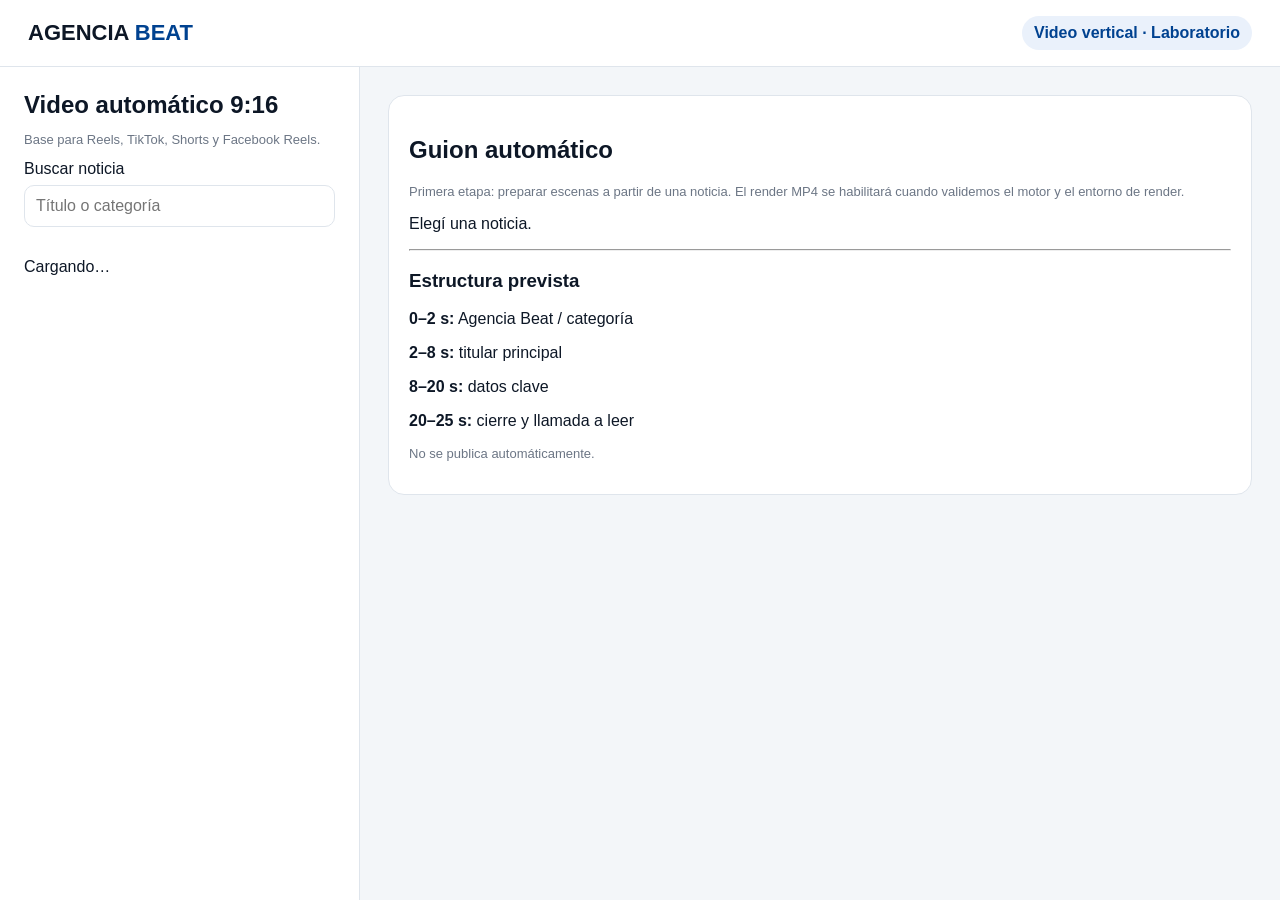
<file: video.html>
<!doctype html><html lang="es"><head><meta charset="utf-8"><meta name="viewport" content="width=device-width,initial-scale=1"><title>Video Vertical — Agencia Beat</title><link rel="stylesheet" href="multimedia.css"></head><body class="mm-body"><header class="mm-top"><a href="panel.html" class="mm-brand">AGENCIA <b>BEAT</b></a><span class="mm-pill">Video vertical · Laboratorio</span></header><main class="mm-shell"><aside class="mm-panel"><h1>Video automático 9:16</h1><p class="mm-muted">Base para Reels, TikTok, Shorts y Facebook Reels.</p><label>Buscar noticia</label><input id="buscarVideo" placeholder="Título o categoría"><div id="listaVideo" class="mm-list"><p>Cargando…</p></div></aside><section class="mm-work"><div class="mm-fields"><h2>Guion automático</h2><p class="mm-muted">Primera etapa: preparar escenas a partir de una noticia. El render MP4 se habilitará cuando validemos el motor y el entorno de render.</p><div id="guion"><p>Elegí una noticia.</p></div><hr><h3>Estructura prevista</h3><p><b>0–2 s:</b> Agencia Beat / categoría</p><p><b>2–8 s:</b> titular principal</p><p><b>8–20 s:</b> datos clave</p><p><b>20–25 s:</b> cierre y llamada a leer</p><p class="mm-muted">No se publica automáticamente.</p></div></section></main><script src="portal-config.js"></script><script src="conector.js"></script><script>let nv=[];const escv=s=>String(s||'').replace(/[&<>]/g,m=>({'&':'&amp;','<':'&lt;','>':'&gt;'}[m]));async function initv(){nv=await obtenerNoticiasMultimedia(60);pv(nv)}function pv(a){document.getElementById('listaVideo').innerHTML=a.map(n=>`<div class="mm-item" data-id="${n.id}"><b>${escv(n.titulo)}</b><span>${escv(n.categoria||'General')}</span></div>`).join('')}document.getElementById('buscarVideo').oninput=e=>{let q=e.target.value.toLowerCase();pv(nv.filter(n=>(n.titulo+' '+(n.categoria||'')).toLowerCase().includes(q)))};document.getElementById('listaVideo').onclick=e=>{let x=e.target.closest('.mm-item');if(!x)return;let n=nv.find(v=>String(v.id)===x.dataset.id);document.getElementById('guion').innerHTML=`<p><b>ESCENA 1</b><br>${escv((n.categoria||'Actualidad').toUpperCase())}</p><p><b>ESCENA 2</b><br>${escv(n.titulo)}</p><p><b>ESCENA 3</b><br>Resumen IA pendiente de conectar al backend seguro.</p><p><b>CIERRE</b><br>Leé la noticia completa en Agencia Beat · La noticia hoy.</p>`};initv()</script></body></html>
</file>
<file: estilos.css>
:root{--blue:#004290;--blue2:#082f62;--ink:#0b1220;--muted:#667085;--line:#e5e7eb;--paper:#fff;--bg:#f6f7f9}*{box-sizing:border-box;margin:0;padding:0}body{font-family:Inter,Arial,sans-serif;background:var(--bg);color:var(--ink);line-height:1.55}.wrap{width:min(1180px,calc(100% - 36px));margin:auto}.topline{background:var(--ink);color:#cbd5e1;font-size:12px}.topline .wrap{height:34px;display:flex;align-items:center;justify-content:space-between}.cabecera{background:#fff;position:sticky;top:0;z-index:30;box-shadow:0 1px 0 var(--line)}.brandrow{min-height:98px;display:flex;align-items:center;justify-content:space-between;gap:30px}.marca{text-decoration:none;color:var(--ink);display:flex;flex-direction:column}.marca strong{font-size:36px;line-height:1;font-weight:900;letter-spacing:-2px}.marca b,.footerbrand b{color:var(--blue)}.marca span{font-size:11px;font-weight:800;letter-spacing:3px;color:var(--blue);margin-top:8px}.header-ad,.adbox{display:flex;align-items:center;justify-content:center;border:1px dashed #cbd5e1;background:#f8fafc;color:#94a3b8;font-size:10px;letter-spacing:1.5px}.header-ad{width:420px;height:54px}.menu-principal{border-top:1px solid var(--line)}.navscroll{height:49px;display:flex;gap:25px;align-items:center;overflow-x:auto;scrollbar-width:none}.navscroll a{flex:none;text-decoration:none;color:#344054;font-size:13px;font-weight:750;text-transform:uppercase}.navscroll a:hover,.navscroll a.activo{color:var(--blue)}.main{padding-top:28px;padding-bottom:55px}.destacado-principal{display:grid;grid-template-columns:2fr 1fr;background:#fff;border:1px solid var(--line);min-height:420px;margin-bottom:42px}.destacado-item{padding:24px}.destacado-item.principal{grid-row:1/3;border-right:1px solid var(--line)}.destacado-item.principal a{text-decoration:none;color:inherit}.destacado-item.principal img{width:100%;height:300px;object-fit:cover;display:block;margin-bottom:18px}.destacado-item.principal h2{font-size:34px;line-height:1.08;letter-spacing:-1px}.destacado-item.secundario h3{font-size:18px;line-height:1.25;margin-bottom:8px}.destacado-item.secundario h3 a{color:inherit;text-decoration:none}.destacado-item .fecha{display:block;color:var(--muted);font-size:12px;margin-bottom:22px}.skeleton{background:linear-gradient(90deg,#eef1f4,#f8fafc,#eef1f4)}.hero-skeleton{min-height:420px}.zona-noticias-sidebar{display:grid;grid-template-columns:minmax(0,1fr) 300px;gap:40px}.sectionhead{border-bottom:3px solid var(--ink);margin-bottom:24px;padding-bottom:13px}.eyebrow{display:block;color:var(--blue);font-size:11px;font-weight:900;letter-spacing:1.8px;text-transform:uppercase;margin-bottom:5px}.sectionhead h1{font-size:28px;text-transform:uppercase;line-height:1}.grilla-noticias{display:grid;grid-template-columns:repeat(2,minmax(0,1fr));gap:26px 22px}.tarjeta-noticia{background:#fff;border-bottom:1px solid var(--line)}.tarjeta-noticia img{width:100%;aspect-ratio:16/9;object-fit:cover;display:block}.tarjeta-body{padding:14px 2px 18px}.categoria,.categoria-badge{color:var(--blue);font-size:11px;font-weight:900;text-transform:uppercase;letter-spacing:1px}.tarjeta-body h2{font-size:19px;line-height:1.25;margin:7px 0}.tarjeta-body h2 a{text-decoration:none;color:var(--ink)}.tarjeta-body h2 a:hover{color:var(--blue)}.resumen{font-size:14px;color:#475467}.fecha{font-size:11px;color:#98a2b3;display:block;margin-top:12px}.barra-lateral{display:flex;flex-direction:column;gap:20px}.widget{background:#fff;border:1px solid var(--line);padding:22px}.widget h3{font-size:17px;margin-bottom:12px}.widget p{font-size:14px;color:var(--muted)}.widget-redes .botones-redes{display:grid;gap:8px}.widget-redes .red{border:1px solid var(--line);padding:10px 12px;text-decoration:none;color:var(--ink);font-size:13px;font-weight:700}.widget-popular ul{list-style:none}.widget-popular li{padding:10px 0;border-bottom:1px solid var(--line)}.widget-popular a{text-decoration:none;color:var(--ink);font-size:13px;font-weight:650}.banner-cuadrado,.adbox{min-height:250px}.paginacion{display:flex;justify-content:center;align-items:center;gap:18px;margin-top:35px}.btn-pag{border:1px solid var(--ink);background:var(--ink);color:#fff;padding:10px 16px;font-weight:700;cursor:pointer}.btn-pag:disabled{opacity:.3}.article-layout{display:grid;grid-template-columns:minmax(0,780px) 280px;gap:60px;padding-top:48px}.article{background:#fff;padding:38px}.categoria-badge{display:inline-block;border-left:4px solid var(--blue);padding-left:9px}.article h1{font-size:46px;line-height:1.05;letter-spacing:-1.7px;margin:14px 0}.meta-noticia{display:flex;gap:8px;color:var(--muted);font-size:13px;padding-bottom:18px;border-bottom:1px solid var(--line)}.imagen-destacada{margin:25px -38px}.imagen-destacada img{width:100%;max-height:520px;object-fit:cover;display:block}.sharebar{display:flex;gap:8px;margin:18px 0 25px}.sharebar button{background:#fff;border:1px solid var(--line);padding:8px 12px;font-weight:700;cursor:pointer}.cuerpo-noticia{font-size:18px;line-height:1.8}.cuerpo-noticia p{margin-bottom:1.25em}.cuerpo-noticia img{max-width:100%;height:auto}.article-aside{display:flex;flex-direction:column;gap:20px}.volver-inicio{padding:25px 0}.volver-inicio a{color:var(--blue);font-weight:750;text-decoration:none}.pie-pagina{background:var(--ink);color:#94a3b8;padding:50px 0 20px}.footergrid{display:grid;grid-template-columns:2fr 1fr;gap:30px}.footerbrand{color:#fff;font-size:28px;font-weight:900}.copyright{border-top:1px solid #273244;margin-top:35px;padding-top:18px;font-size:12px}.cargando{padding:30px;color:var(--muted)}@media(max-width:900px){.zona-noticias-sidebar,.article-layout{grid-template-columns:1fr}.barra-lateral,.article-aside{display:none}.header-ad{display:none}.destacado-principal{grid-template-columns:1fr}.destacado-item.principal{grid-row:auto;border-right:0}.article{padding:28px}.imagen-destacada{margin:24px -28px}}@media(max-width:620px){.wrap{width:min(100% - 24px,1180px)}.topline .wrap span:last-child{display:none}.brandrow{min-height:78px}.marca strong{font-size:29px}.navscroll{gap:19px}.main{padding-top:16px}.destacado-principal{margin-bottom:28px;min-height:0}.destacado-item.principal{padding:14px}.destacado-item.principal img{height:220px}.destacado-item.principal h2{font-size:26px}.grilla-noticias{grid-template-columns:1fr}.article-layout{padding-top:20px}.article{padding:20px}.article h1{font-size:34px}.imagen-destacada{margin:20px -20px}.cuerpo-noticia{font-size:17px}.footergrid{grid-template-columns:1fr}}
</file>
<file: panel.css>
:root{--b:#004290;--bg:#f4f6f9;--ink:#121a26;--muted:#6f7988;--line:#e0e5ec}*{box-sizing:border-box}body{margin:0;background:var(--bg);font-family:Inter,Arial,sans-serif;color:var(--ink);display:grid;grid-template-columns:240px 1fr;min-height:100vh}.side{background:#081525;color:#fff;padding:26px 18px;position:sticky;top:0;height:100vh}.logo{font-size:20px;font-weight:900}.logo b{color:#55a8ff}.logo small{display:block;font-size:11px;color:#8fa2b8;margin-top:5px;text-transform:uppercase;letter-spacing:1.5px}.side nav{display:grid;gap:5px;margin-top:35px}.side a{color:#bdc9d6;text-decoration:none;padding:11px 12px;border-radius:9px;font-weight:700;font-size:13px}.side a:hover,.side a.on{background:#122943;color:#fff}main{padding:28px;max-width:1500px;width:100%}header{display:flex;align-items:center;justify-content:space-between;margin-bottom:22px}h1,h2,p{margin-top:0}header h1{margin-bottom:4px}header p,.muted{color:var(--muted)}.badge{background:#e8f1fb;color:var(--b);padding:8px 11px;border-radius:999px;font-size:11px;font-weight:900}.cards{display:grid;grid-template-columns:repeat(4,1fr);gap:14px;margin-bottom:18px}.cards article,.box{background:#fff;border:1px solid var(--line);border-radius:14px;padding:20px}.cards b{display:block;font-size:32px;color:var(--b)}.cards span{font-size:12px;color:var(--muted);font-weight:700}.boxtitle{display:flex;justify-content:space-between;align-items:center;gap:20px}.eyebrow{font-size:10px;color:var(--b);font-weight:900;letter-spacing:1.4px}.primary{background:var(--b);color:#fff!important;text-decoration:none;padding:10px 14px;border-radius:9px;font-weight:800;font-size:12px}.flow{display:flex;align-items:center;gap:9px;flex-wrap:wrap;margin-top:12px}.flow span{background:#f2f5f8;padding:10px 12px;border-radius:9px;font-size:12px;font-weight:800}.flow i{font-style:normal;color:#9aa5b1}.grid{display:grid;grid-template-columns:1.4fr .8fr;gap:18px;margin:18px 0}.channels{display:flex;flex-wrap:wrap;gap:8px}.channels span{border:1px solid var(--line);padding:9px 11px;border-radius:999px;font-size:12px;font-weight:800}.portal{display:flex;justify-content:space-between;padding:11px 0;border-bottom:1px solid var(--line);font-weight:800}.portal small{color:var(--muted)}.portal.active{color:var(--b)}code{background:#f0f2f5;padding:2px 5px;border-radius:5px}@media(max-width:850px){body{display:block}.side{height:auto;position:relative}.side nav{display:flex;overflow:auto;margin-top:18px}.side a{white-space:nowrap}main{padding:16px}.cards{grid-template-columns:repeat(2,1fr)}.grid{grid-template-columns:1fr}.boxtitle{align-items:flex-start;flex-direction:column}}
</file>
<file: multimedia.css>
:root{--beat:#004290;--ink:#0d1726;--muted:#6c7685;--line:#dfe5ec;--bg:#f3f6f9}.mm-body{margin:0;background:var(--bg);font-family:Arial,Helvetica,sans-serif;color:var(--ink)}.mm-top{height:66px;background:#fff;border-bottom:1px solid var(--line);display:flex;align-items:center;justify-content:space-between;padding:0 28px;position:sticky;top:0;z-index:5}.mm-brand{text-decoration:none;color:var(--ink);font-size:22px;font-weight:900}.mm-brand b{color:var(--beat)}.mm-pill{background:#eaf1fb;color:var(--beat);padding:8px 12px;border-radius:999px;font-weight:800}.mm-shell{display:grid;grid-template-columns:360px 1fr;min-height:calc(100vh - 67px)}.mm-panel{background:#fff;border-right:1px solid var(--line);padding:24px}.mm-panel h1{margin:0 0 6px}.mm-muted{color:var(--muted);font-size:13px}.mm-panel input,.mm-fields input,.mm-fields textarea{box-sizing:border-box;width:100%;border:1px solid var(--line);border-radius:10px;padding:11px;margin:7px 0 15px;font:inherit}.mm-list{display:grid;gap:8px;max-height:65vh;overflow:auto}.mm-item{border:1px solid var(--line);border-radius:12px;padding:11px;cursor:pointer;background:#fff}.mm-item:hover,.mm-item.activo{border-color:var(--beat);background:#f3f7fd}.mm-item b{display:block;font-size:14px}.mm-item span{font-size:11px;color:var(--muted)}.mm-work{padding:28px}.mm-empty{max-width:560px;margin:15vh auto;text-align:center}.mm-work #editor{display:grid;grid-template-columns:minmax(260px,380px) minmax(360px,1fr);gap:28px}.mm-fields,.mm-preview{background:#fff;border:1px solid var(--line);border-radius:16px;padding:20px}.mm-fields label{font-size:12px;font-weight:800;text-transform:uppercase}.mm-actions,.mm-download{display:flex;gap:8px;flex-wrap:wrap}.mm-actions button,.mm-download button{border:1px solid var(--line);background:#fff;border-radius:10px;padding:10px 13px;font-weight:800;cursor:pointer}.mm-actions button.activo,.mm-download .primary{background:var(--beat);color:#fff;border-color:var(--beat)}.mm-preview{text-align:center}#placa{display:block;max-width:100%;height:auto;max-height:68vh;margin:0 auto 16px;background:#0a2342;box-shadow:0 14px 40px #0b1c3026}.mm-download{justify-content:center}@media(max-width:900px){.mm-shell{grid-template-columns:1fr}.mm-panel{border-right:0;border-bottom:1px solid var(--line)}.mm-list{max-height:260px}.mm-work #editor{grid-template-columns:1fr}.mm-work{padding:14px}}
</file>
